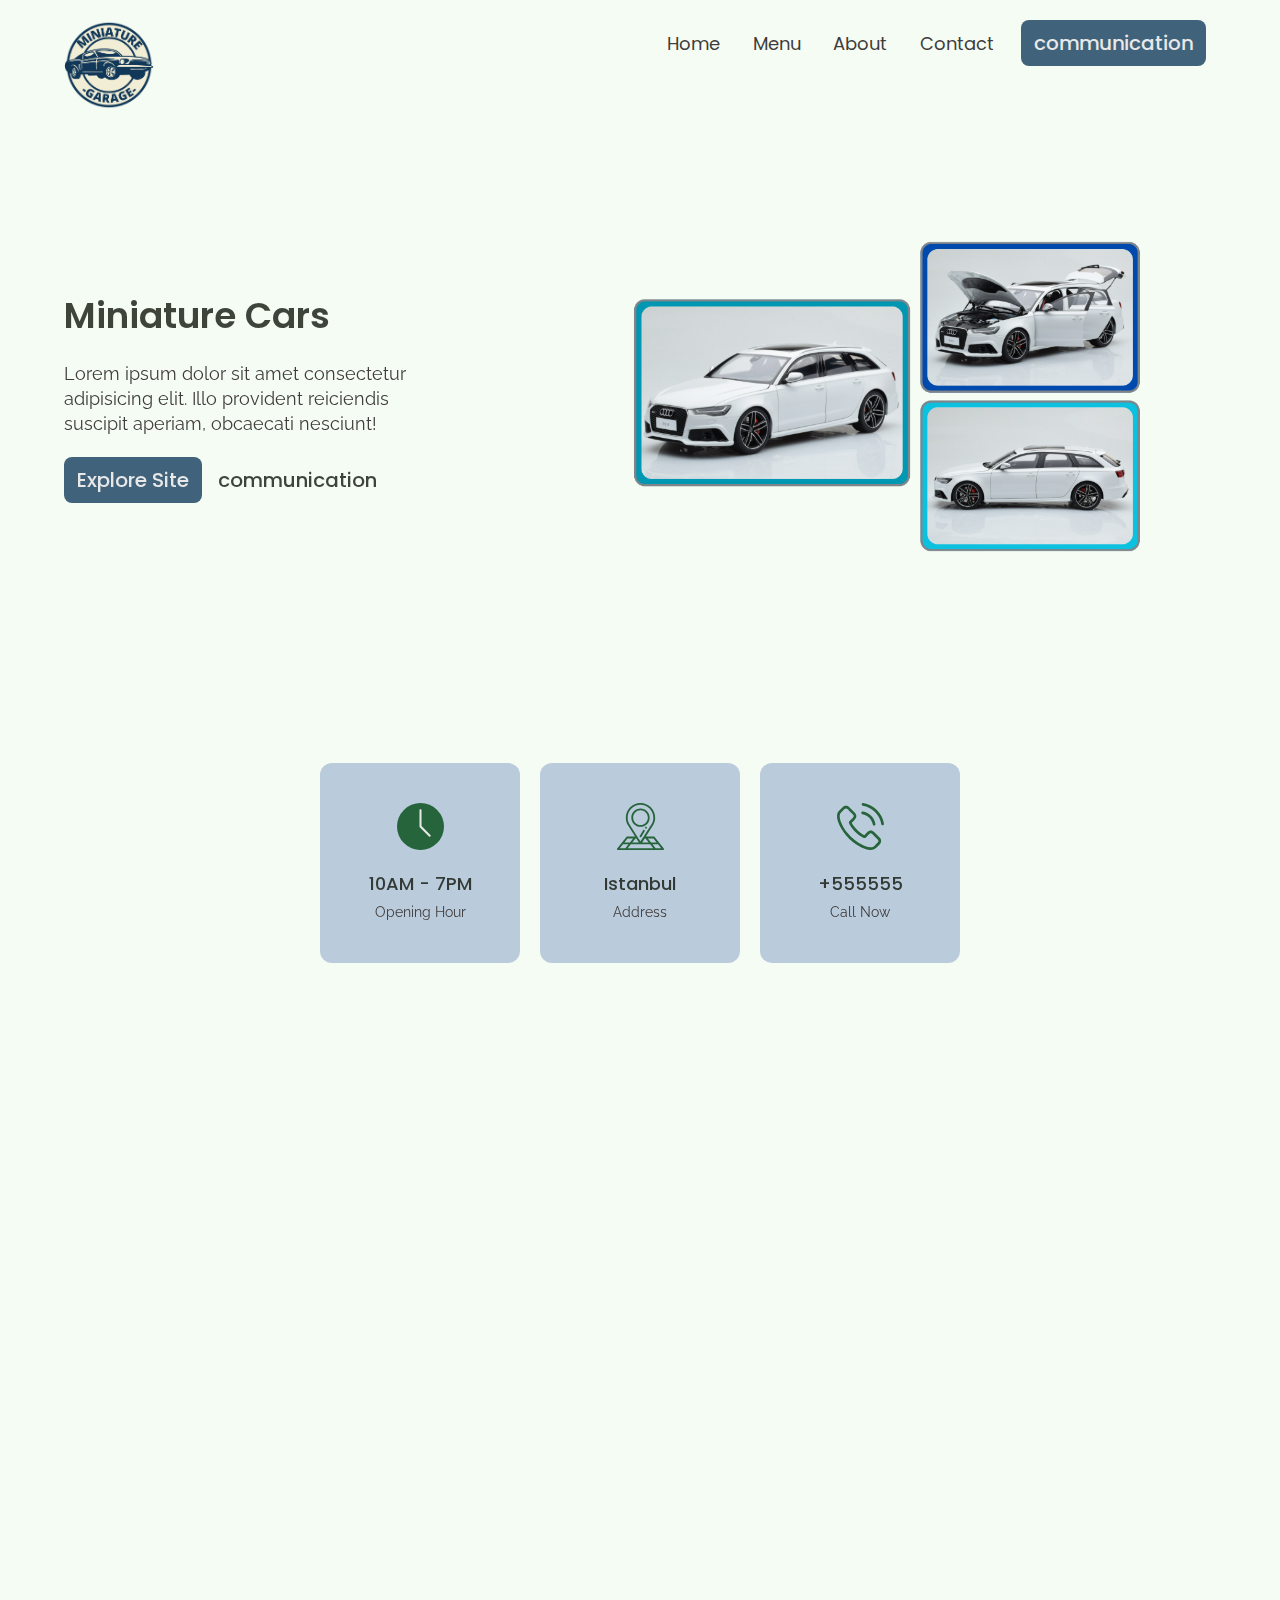
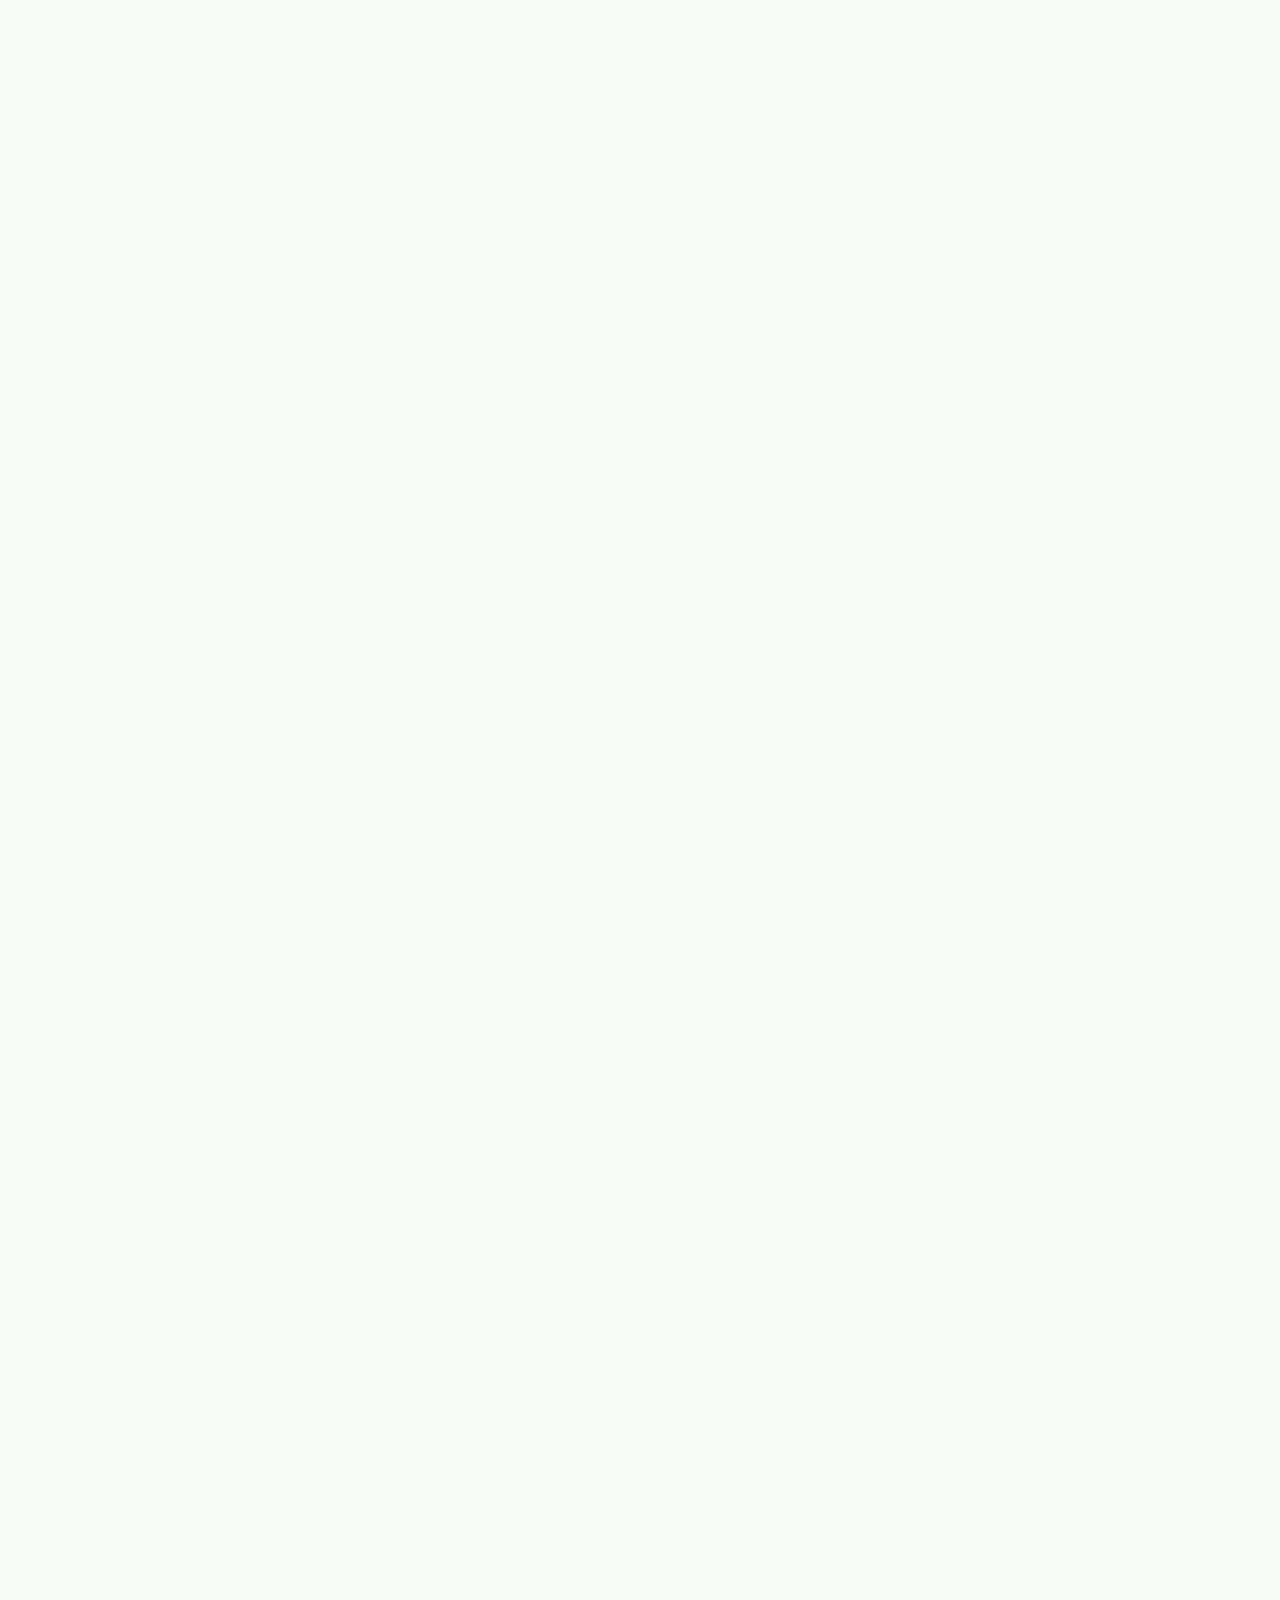
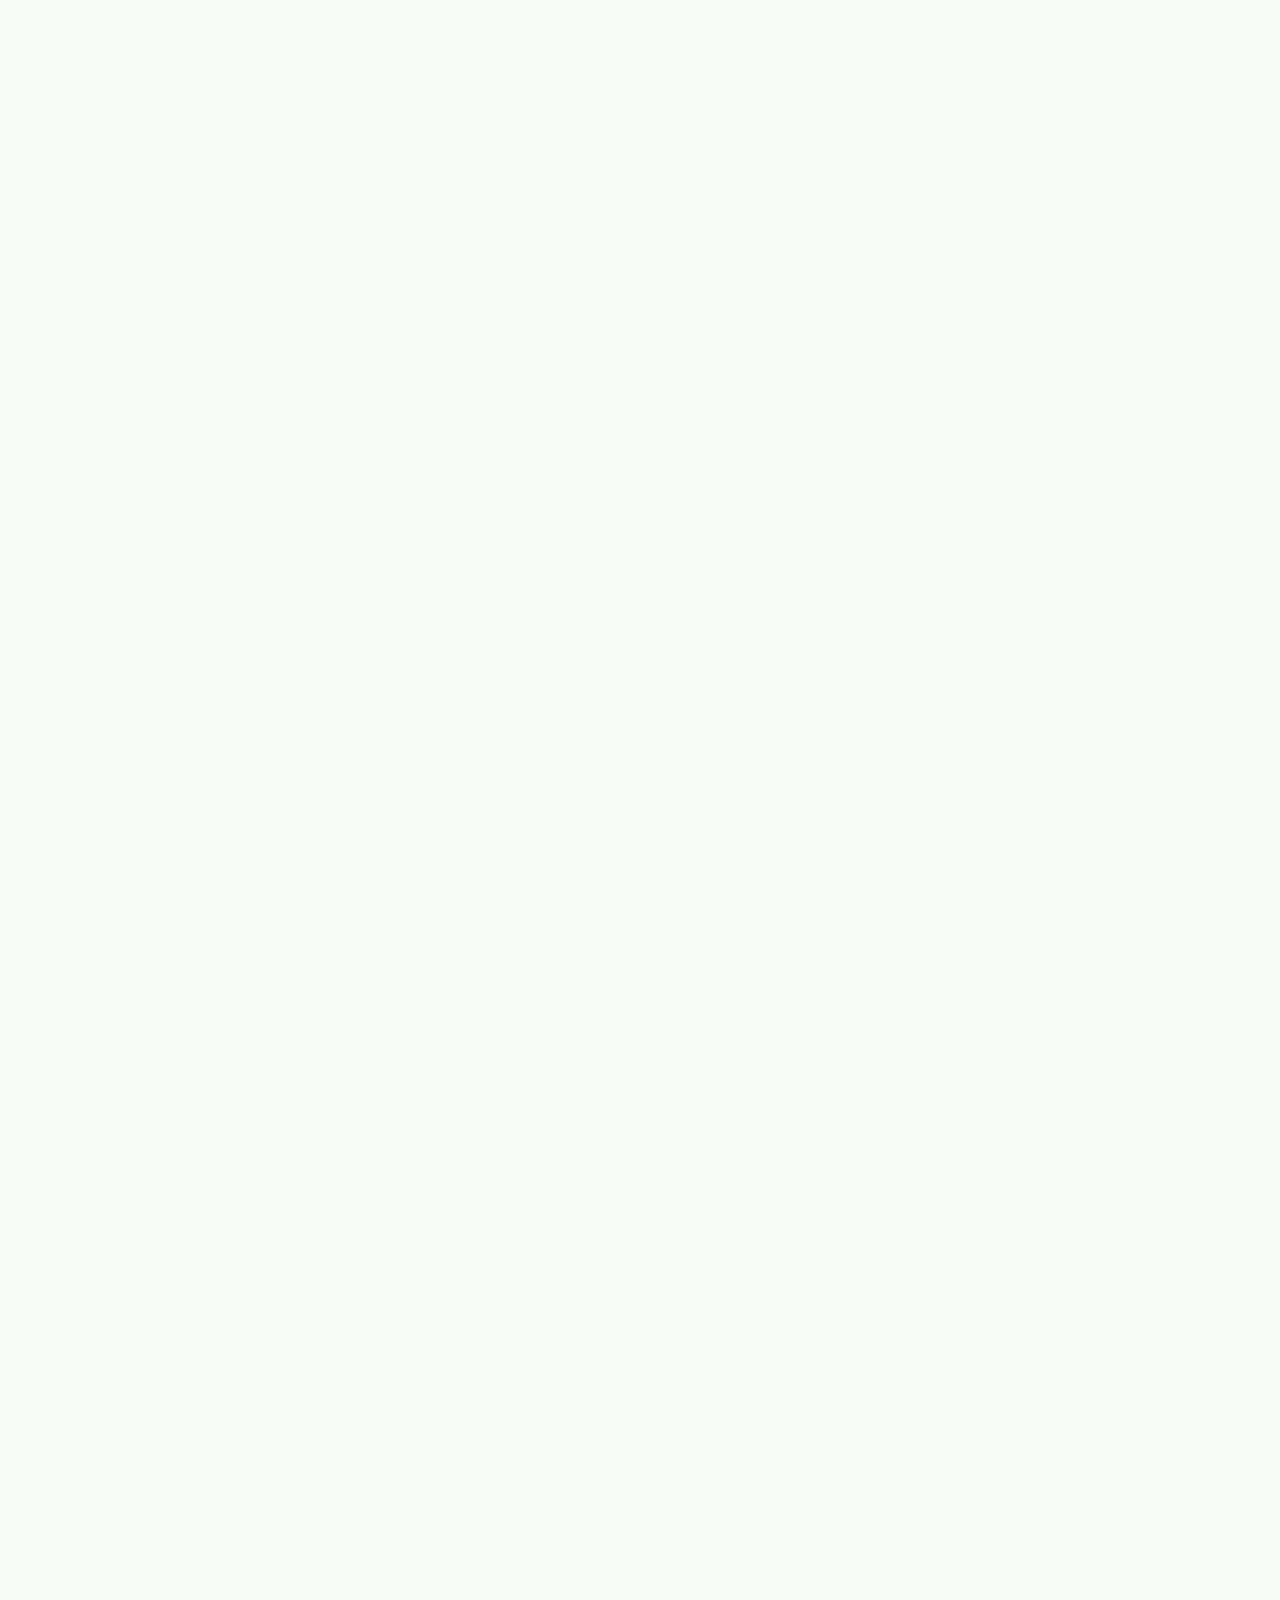
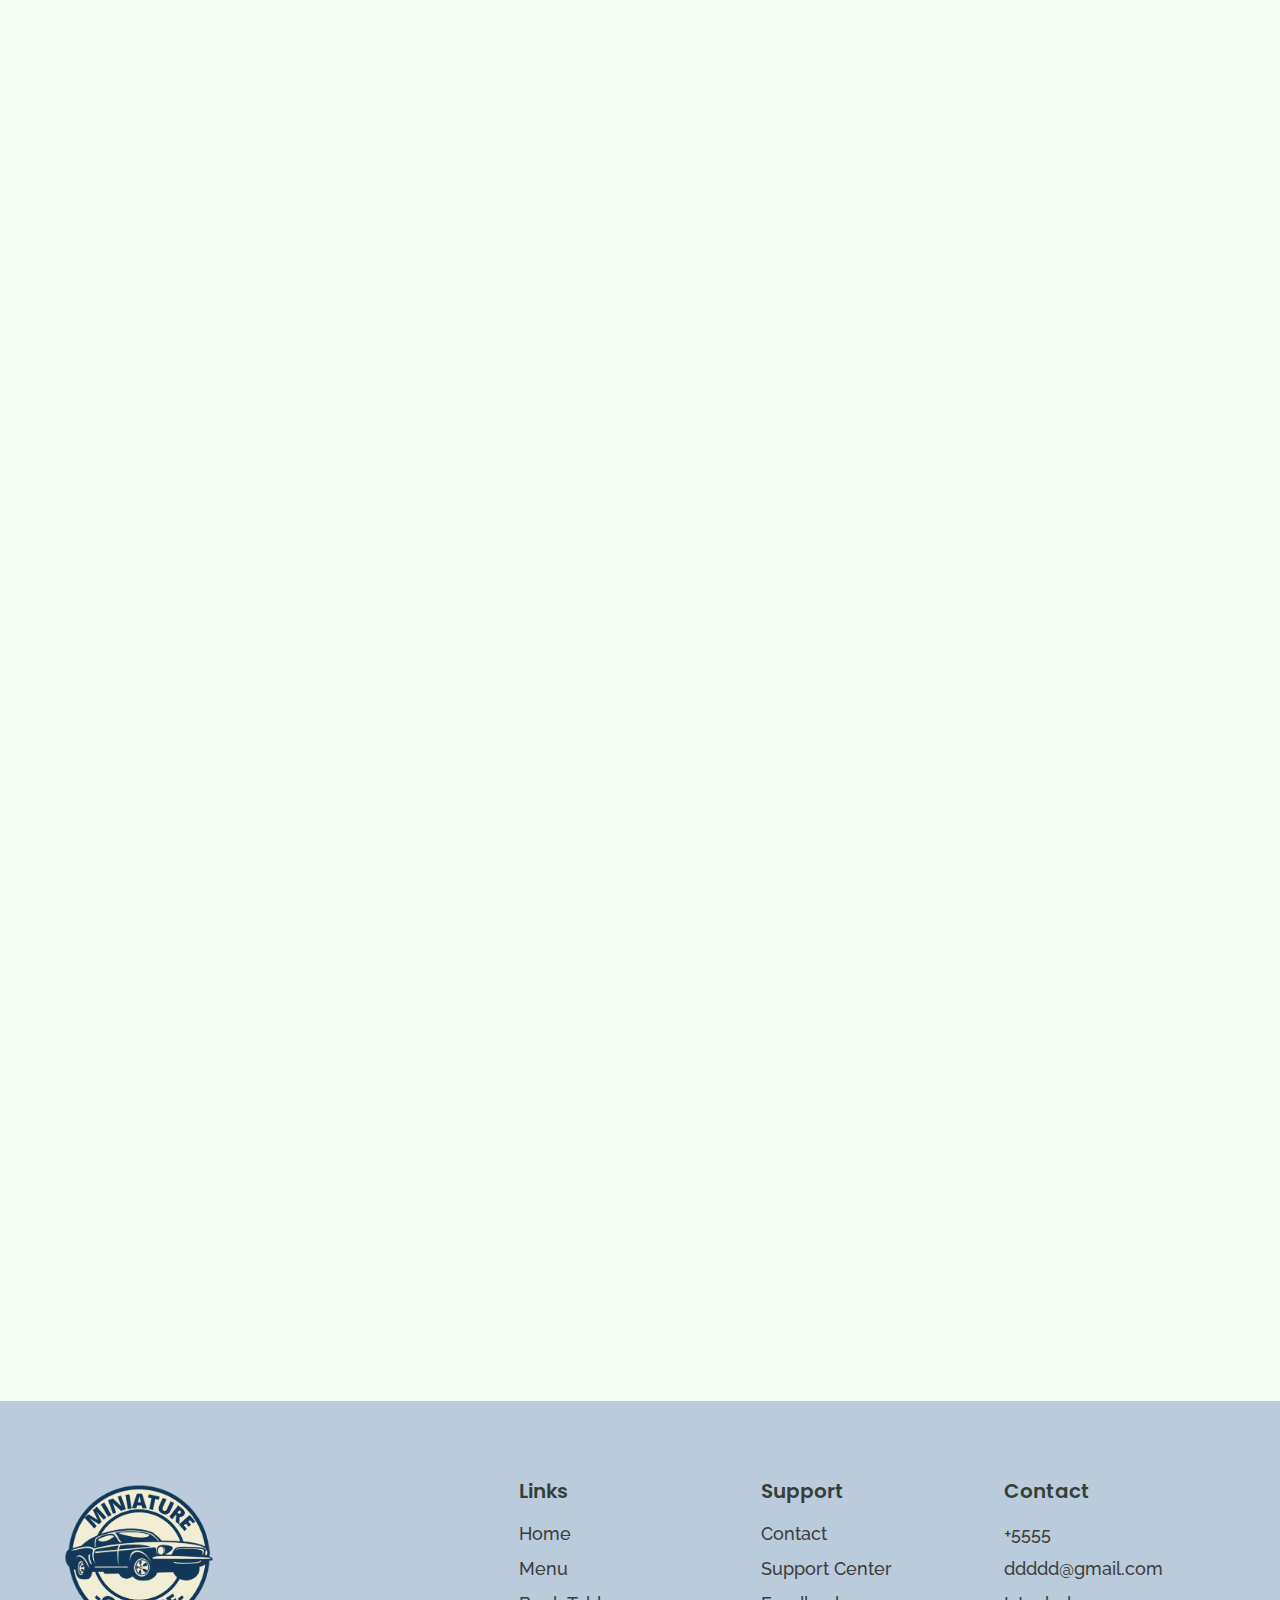
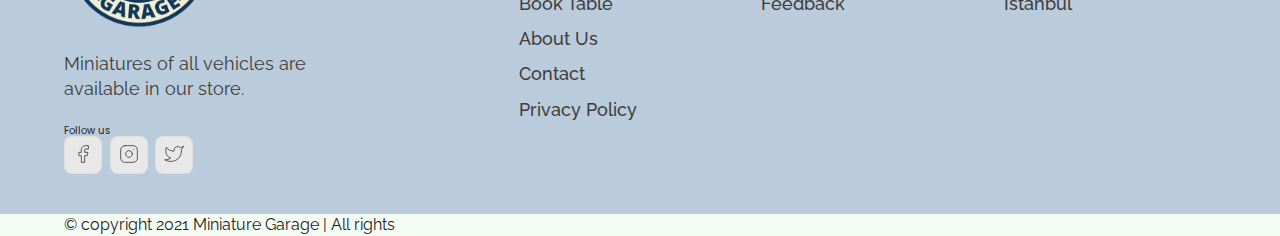
<file: index.html>
<!DOCTYPE html>
<html lang="en">
<head>
	<meta charset="UTF-8">
	<meta http-equiv="X-UA-Compatible" content="IE=edge">
	<meta name="viewport" content="width=device-width, initial-scale=1.0">
	<title>Home | Miniature Cars</title>
	<link rel="stylesheet" href="./reset.css">
	<link rel="stylesheet" href="./globalStyles.css">
	<link rel="stylesheet" href="./components.css">
	<!-- aos css -->
	<link rel="stylesheet" href="https://unpkg.com/aos@next/dist/aos.css" />
	<link rel="stylesheet" href="./home.css">

</head>
<body>
	<!-- Nav Section -->
	<div class="nav">
		<div class="container">
			<div class="nav__wrapper">
				<a href="./index.html" class="logo"><img src="./images2/logo.png" alt="Shaif's Cuisine"></a>
				<nav>
					<div class="nav__icon">
						<svg xmlns="http://www.w3.org/2000/svg" width="24" height="24" viewBox="0 0 24 24" fill="none" stroke="currentColor" stroke-width="2" stroke-linecap="round" stroke-linejoin="round" class="feather feather-menu"><line x1="3" y1="12" x2="21" y2="12"/><line x1="3" y1="6" x2="21" y2="6"/><line x1="3" y1="18" x2="21" y2="18"/>
						</svg>
					</div>
					<div class="nav__bgOverlay "></div>
					<ul class="nav__list">
						<div class="nav__close">
							<svg xmlns="http://www.w3.org/2000/svg" width="24" height="24" viewBox="0 0 24 24" fill="none" stroke="currentColor" stroke-width="2" stroke-linecap="round" stroke-linejoin="round" class="feather feather-x"><line x1="18" y1="6" x2="6" y2="18"/><line x1="6" y1="6" x2="18" y2="18"/></svg>
						</div>
						<div class="nav__list__wrapper">
							<li><a href="./index.html" class="nav__link">Home</a></li>
							<li><a href="./menu.html" class="nav__link">Menu</a></li>
							<li><a href="./about.html" class="nav__link">About</a></li>
							<li><a href="./contact.html" class="nav__link">Contact</a></li>
							<li><a href="./booking.html" class="btn primary-btn">communication</a></li>
						</div>
					</ul>
				</nav>
			</div>
		</div>
	</div>
	<!-- End Nav Section -->
	<!-- Hero Section -->
	<section id="hero">
		<div class="container">
			<div class="hero__wrapper">
				<div class="hero__left" data-aos="fade-left">
					<div class="hero__left__wrapper">
						<h1 class="hero__heading">
							Miniature Cars
						</h1>
						<p class="hero__info">
							Lorem ipsum dolor sit amet consectetur adipisicing elit. Illo provident reiciendis suscipit aperiam, obcaecati nesciunt!
						</p>
						<div class="button__wrapper">
							<a href="./menu.html" class="btn primary-btn">Explore Site</a>
							<a href="./booking.html" class="btn">communication</a>
						</div>
					</div>
				</div>
				<div class="hero__right" data-aos="fade-right">
					<div class="hero__imgWrapper">
						<img src="./images2/ana.png" alt="food img">
					</div>
				</div>
			</div>
		</div>
	</section>
	<!-- End Hero Section -->
	<!-- Store Info Section -->
		<section id="storeInfo" data-aos="fade-up">
			<div class="container">
				<div class="storeInfo__wrapper">
					<div class="storeInfo__item">
						<div class="storeInfo__icon">
							<img src="./images/wall-clock-icon.svg" alt="icon">
						</div>
						<h3 class="storeInfo__title">	
							10AM - 7PM
						</h3>
						<p class="storeInfo__text">
							Opening Hour
						</p>
					</div>

					<div class="storeInfo__item">
						<div class="storeInfo__icon">
							<img src="./images/address-icon.svg" alt="icon">
						</div>
						<h3 class="storeInfo__title">	
							Istanbul
						</h3>
						<p class="storeInfo__text">
							Address
						</p>
					</div>

					<div class="storeInfo__item">
						<div class="storeInfo__icon">
							<img src="./images/phone-icon.svg" alt="icon">
						</div>
						<h3 class="storeInfo__title">	
							+555555
						</h3>
						<p class="storeInfo__text">
							Call Now
						</p>
					</div>
				</div>
			</div>
		</section>
	<!-- End Store Info Section -->
		<!-- Our Specials Section -->
		<section id="ourSpecials" data-aos="fade-up">
			<div class="container">
				<div class="ourSpecials__wrapper">
					<div class="ourSpecials__left">
						<div class="ourSpecials__item">
							<div class="ourSpecials__item__img">
								<img src="./images2/img4.png" alt="food img">
							</div>
							<h2 class="ourSpecials__item__title">FORD Shelby GT500</h2>
							<h3 class="ourSpecials__item__price">
								$18
							</h3>
							<div class="ourSpecials__item__stars">
								<img src="./images/3star.png" alt="3 stars">
							</div>
							<p class="ourSpecials__item__text">
								Lorem ipsum dolor sit amet, consectetur adipisicing elit. Totam culpa voluptatem iste porro atque, ipsam reiciendis quam nihil explicabo iusto dolores, debitis mollitia vel? Doloremque aut maiores neque sed tenetur!
							</p>
						</div>

						<div class="ourSpecials__item">
							<div class="ourSpecials__item__img">
								<img src="./images2/img5.png" alt="food img">
							</div>
							<h2 class="ourSpecials__item__title">DODGE Challenger</h2>
							<h3 class="ourSpecials__item__price">
								$18
							</h3>
							<div class="ourSpecials__item__stars">
								<img src="./images/3star.png" alt="3stars">
							</div>
							<p class="ourSpecials__item__text">
								Lorem ipsum dolor sit amet, consectetur adipisicing elit. Totam culpa voluptatem iste porro atque, ipsam reiciendis quam nihil explicabo iusto dolores, debitis mollitia vel? Doloremque aut maiores neque sed tenetur!
							</p>
						</div>
					</div>
					<div class="ourSpecials__right">
						<h2 class="ourSpecials__title">Miniature Cars</h2>
						<p class="ourSpecials__text">
Lorem ipsum dolor sit amet consectetur adipisicing elit. Magnam officia fugit recusandae qui corrupti! Molestias dolor ipsa sed. Doloremque enim ducimus optio ad, ea ut. Harum amet praesentium eum fuga!
						</p>
						<a href="./booking.html" class="btn primary-btn">communication</a>
					</div>
				</div>
			</div>
		</section>
		<!-- End Our Specials Section -->
		<!-- Top Dishes -->
		<section id="dishGrid" data-aos="fade-up">
			<div class="container">
				<h2 class="dishGrid__title">
					Top Cars
				</h2>
				<div class="dishGrid__wrapper">
					<div class="dishGrid__item">
						<div class="dishGrid__item__img">
							<img src="./images2/img8.png" alt="food img">
						</div>
						<div class="dishGrid__item__info">
							<h3 class="dishGrid__item__title">
								BUGATTI Atlantic TYPE 57
							</h3>
							<h3 class="dishGrid__item__price">$13</h3>
							<div class="dishGrid__item__stars">
								<img src="./images/3star.png" alt="3	stars">
							</div>
						</div>
					</div>

					<div class="dishGrid__item">
						<div class="dishGrid__item__img">
							<img src="./images2/img6.png" alt="food img">
						</div>
						<div class="dishGrid__item__info">
							<h3 class="dishGrid__item__title">
								AUSTIN Healey Sprinte
							</h3>
							<h3 class="dishGrid__item__price">$13</h3>
							<div class="dishGrid__item__stars">
								<img src="./images/3star.png" alt="3	stars">
							</div>
						</div>
					</div>

					<div class="dishGrid__item">
						<div class="dishGrid__item__img">
							<img src="./images2/img4.png" alt="food img">
						</div>
						<div class="dishGrid__item__info">
							<h3 class="dishGrid__item__title">
								FORD Shelby GT500
							</h3>
							<h3 class="dishGrid__item__price">$13</h3>
							<div class="dishGrid__item__stars">
								<img src="./images/3star.png" alt="3	stars">
							</div>
						</div>
					</div>
				</div>
			</div>
		</section>
		<!-- End Top Dishes -->
		<!-- Discount section -->
		<section id="discount" data-aos="fade-up">
			<div class="container">
				<div class="discount__wrapper">
					<div class="discount__images">
						<div class="discount__img1">
							<img src="./images2/tide.png" alt="food img">
						</div>
						<div class="discount__img2">
							<img src="./images2/tide2.png" alt="food img">
						</div>
						<div class="discount__img3">
							<img src="./images2/tide3.png" alt="food img">
						</div>
					</div>
					<div class="discount__info">
						<h3 class="discount__text">20% OFF</h3>
						<h3 class="discount__title">discount cars</h3>
						<h3 class="discount__price">
							<span class="discount__oldPrice">$45</span>
							<span class="discount__newPrice">$35</span>
						</h3>
						<div class="discount__stars">
							<img src="./images/3star.png" alt="3 stars">
						</div>
						<a href="./booking.html" class="btn primary-btn">communication</a>
					</div>
				</div>
			</div>
		</section>
		<!-- End Discount section -->
		<!-- Events Media section -->
		<section id="eventsMedia" data-aos="fade-up">
			<div class="container">
				<div class="eventsMedia__wrapper">
					<div class="eventsMedia__1">
						<img src="./images2/gif.gif" alt="events">
						<!--<a href="#" class="eventsMedia__1__playButton">
							<img src="./images/playIcon.svg" alt="play button">
						</a>-->
					</div>
					<div class="eventsMedia__2">
						<img src="./images2/img11.png" alt="events">
					</div>
				</div>
			</div>
		</section>
		<!-- End Event Media section -->
		<!-- Events Info section -->
		<section id="eventsInfo" data-aos="fade-up">
			<div class="container">
				<div class="eventsInfo__wrapper">
					<div class="eventsInfo__left">
						<div class="eventsInfo__item">
							<div class="eventsInfo__item__img">
								<img src="./images2/img4.png" alt="events">
							</div>
							<div class="eventsInfo__item__info">
								<h2 class="eventsInfo__item__title">
									Miniature Cars
								</h2>
								<p class="eventsInfo__item__text">
									Lorem ipsum dolor sit amet consectetur adipisicing elit. Distinctio fuga consectetur iure labore recusandae aut ex ab modi totam, facere, quam suscipit officia enim dolorem.
								</p>
							</div>
						</div>
						<div class="eventsInfo__item">
							<div class="eventsInfo__item__img">
								<img src="./images2/img2.png" alt="events">
							</div>
							<div class="eventsInfo__item__info">
								<h2 class="eventsInfo__item__title">
									Miniature Cars
								</h2>
								<p class="eventsInfo__item__text">
									Lorem ipsum dolor sit amet consectetur adipisicing elit. Distinctio fuga consectetur iure labore recusandae aut ex ab modi totam, facere, quam suscipit officia enim dolorem.
								</p>
							</div>
						</div>
					</div>
					<div class="eventsInfo__right">
						<h2 class="eventsInfo__title">
							Miniature Cars
						</h2>
						<p class="eventsInfo__text">
							Lorem ipsum, dolor sit amet consectetur adipisicing elit. Excepturi eveniet ex repellat porro dolor nam magnam ratione magni perferendis mollitia quibusdam nihil saepe, ullam similique labore praesentium nemo autem harum!
						</p>
						<a href="./contact.html" class="btn primary-btn">Contact Now</a>
					</div>
				</div>
			</div>
		</section>
		<!-- End Events Info section -->
		<!-- Why us section -->
			<section id="whyUs">
				<div class="container">
					<div class="whyUs__wrapper">
						<div class="whyUs__left" data-aos="fade-right ">
							<h2 class="whyUs__title">
								Miniature Cars
							</h2>
							<p class="whyUs__text">
								Lorem ipsum dolor sit amet consectetur adipisicing elit. Nobis eum dolorum neque, sapiente non magni labore? Architecto, aliquid non aperiam optio laborum quam voluptatem ut. Totam nemo repudiandae laudantium deserunt!
							</p>
						</div>
						<div class="whyUs__right" data-aos="fade-left">
							<div class="whyUs__items_wrapper">
								<div class="whyUs__item">
									<div class="whyUs__item__icon">
										<img src="./images2/ab.png" alt="quality food">
									</div>
									<p class="whyUs__item__text">Miniature Garage</p>
								</div>

								<div class="whyUs__item">
									<div class="whyUs__item__icon">
										<img src="./images2/abc.png" alt="Classical taste">
									</div>
									<p class="whyUs__item__text">Miniature Garage</p>
								</div>

								<div class="whyUs__item">
									<div class="whyUs__item__icon">
										<img src="./images2/abcd.png" alt="Skilled chef">
									</div>
									<p class="whyUs__item__text">Miniature Garage</p>
								</div>

								<div class="whyUs__item">
									<div class="whyUs__item__icon">
										<img src="./images2/ab2.png" alt="Best service">
									</div>
									<p class="whyUs__item__text">Miniature Garage</p>
								</div>
							</div> 
						</div>
					</div>
				</div>
			</section>
		<!-- End Why us section -->
		<!-- Testimonial Section -->
		<section id="testimonial" data-aos="fade-up">
			<div class="container">
				<div class="testimonial__wrapper">
					<h2 class="testimonial__title">
						What our customers say
					</h2>
					<div class="testimonial__items__wrapper">
						<div class="testimonial__item">
							<div class="testimonial__item__img">
								<img src="./images2/profile.png" alt="sayed ahmed">
							</div>
							<div class="testimonial__item__info">
								<h3 class="testimonial__item__name">
									Customer
								</h3>
								<div class="testimonial__item__stars">
									<img src="./images/3star.png" alt="stars">
								</div>
								<p class="testimonial__item__text">
									Lorem ipsum dolor sit amet consectetur adipisicing elit. Commodi fugit officia reprehenderit praesentium vero odit ea aut, accusantium repellendus architecto ipsum voluptatem amet numquam quasi fuga doloribus. Ipsa, omnis tenetur!
								</p>
							</div>
						</div>

						<div class="testimonial__item">
							<div class="testimonial__item__img">
								<img src="./images2/profile.png" alt="sayed ahmed">
							</div>
							<div class="testimonial__item__info">
								<h3 class="testimonial__item__name">
									Customer
								</h3>
								<div class="testimonial__item__stars">
									<img src="./images/3star.png" alt="stars">
								</div>
								<p class="testimonial__item__text">
									Lorem ipsum dolor sit amet consectetur adipisicing elit. Commodi fugit officia reprehenderit praesentium vero odit ea aut, accusantium repellendus architecto ipsum voluptatem amet numquam quasi fuga doloribus. Ipsa, omnis tenetur!
								</p>
							</div>
						</div>

						<div class="testimonial__item">
							<div class="testimonial__item__img">
								<img src="./images2/profile.png" alt="sayed ahmed">
							</div>
							<div class="testimonial__item__info">
								<h3 class="testimonial__item__name">
									Customer
								</h3>
								<div class="testimonial__item__stars">
									<img src="./images/3star.png" alt="stars">
								</div>
								<p class="testimonial__item__text">
									Lorem ipsum dolor sit amet consectetur adipisicing elit. Commodi fugit officia reprehenderit praesentium vero odit ea aut, accusantium repellendus architecto ipsum voluptatem amet numquam quasi fuga doloribus. Ipsa, omnis tenetur!
								</p>
							</div>
						</div>

						<div class="testimonial__item">
							<div class="testimonial__item__img">
								<img src="./images2/profile.png" alt="sayed ahmed">
							</div>
							<div class="testimonial__item__info">
								<h3 class="testimonial__item__name">
									Customer
								</h3>
								<div class="testimonial__item__stars">
									<img src="./images/3star.png" alt="stars">
								</div>
								<p class="testimonial__item__text">
									Lorem ipsum dolor sit amet consectetur adipisicing elit. Commodi fugit officia reprehenderit praesentium vero odit ea aut, accusantium repellendus architecto ipsum voluptatem amet numquam quasi fuga doloribus. Ipsa, omnis tenetur!
								</p>
							</div>
						</div>
					</div>
				</div>
			</div>
		</section>
		<!-- End Testimonial Section -->
		<!-- Newsletter section -->
		<section id="newsletter" data-aos="fade-up">
			<div class="container">
				<div class="newsletter__wrapper">
					<div class="newletter__info">
						<h3 class="newsletter__title">
							Join Newsletter
						</h3>
						<p class="newsletter__text">
							Lorem ipsum dolor sit, amet consectetur adipisicing elit. Consequatur.
						</p>
					</div>
					<div class="newsletter__form">
						<form>
							<label for="email">
								<input type="email" placeholder="Your Email Address">
							</label>
							<button type="submit">Join</button>
						</form>
					</div>
				</div>
			</div>
		</section>
		<!-- End Newsletter section -->
	<!-- Footer -->
	<footer>
	<div class="container">
		<div class="footer__wrapper">
			<div class="footer__col1">
				<div class="footer__logo">
					<img src="./images2/logo.png" alt="Shaif's cuisine">
				</div>
				<p class="footer__desc">
					Miniatures of all vehicles are available in our store.
				</p>
				<div class="footer__socials">
					<h4 class=".footer__socials__title">Follow us</h4>
					<ol>
						<li>
							<a href="">
								<svg xmlns="http://www.w3.org/2000/svg" width="24" height="24" viewBox="0 0 24 24" fill="none" stroke="currentColor" stroke-width="1" stroke-linecap="round" stroke-linejoin="round"><path d="M18 2h-3a5 5 0 0 0-5 5v3H7v4h3v8h4v-8h3l1-4h-4V7a1 1 0 0 1 1-1h3z"/></svg>
							</a>
						</li>
						<li>
							<a href="">
								<svg xmlns="http://www.w3.org/2000/svg" width="24" height="24" viewBox="0 0 24 24" fill="none" stroke="currentColor" stroke-width="1" stroke-linecap="round" stroke-linejoin="round"><rect x="2" y="2" width="20" height="20" rx="5" ry="5"/><path d="M16 11.37A4 4 0 1 1 12.63 8 4 4 0 0 1 16 11.37z"/><line x1="17.5" y1="6.5" x2="17.51" y2="6.5"/></svg>
							</a>
						</li>
						<li>
							<a href="">
								<svg xmlns="http://www.w3.org/2000/svg" width="24" height="24" viewBox="0 0 24 24" fill="none" stroke="currentColor" stroke-width="1" stroke-linecap="round" stroke-linejoin="round"><path d="M23 3a10.9 10.9 0 0 1-3.14 1.53 4.48 4.48 0 0 0-7.86 3v1A10.66 10.66 0 0 1 3 4s-4 9 5 13a11.64 11.64 0 0 1-7 2c9 5 20 0 20-11.5a4.5 4.5 0 0 0-.08-.83A7.72 7.72 0 0 0 23 3z"/></svg>
							</a>
						</li>
					</ol>
				</div>
			</div>
			<div class="footer__col2">
				<h3 class="footer__text__title">
					Links
				</h3>
				<ol class="footer__text">
					<li>
						<a href="./index.html">
							Home
						</a>
					</li>
					<li>
						<a href="./menu.html">
							Menu
						</a>
					</li>
					<li>
						<a href="./booking.html">
							Book Table
						</a>
					</li>
					<li>
						<a href="./about.html">
							About Us
						</a>
					</li>
					<li>
						<a href="./contact.html">
							Contact
						</a>
					</li>
					<li>
						<a href="./index.html">
							Privacy Policy
						</a>
					</li>
				</ol>
			</div>

			<div class="footer__col3">
				<h3 class="footer__text__title">
					Support
				</h3>
				<ol class="footer__text">
					<li>
						<a href="./index.html">
							Contact
						</a>
					</li>
					<li>
						<a href="#">
							Support Center
						</a>
					</li>
					<li>
						<a href="#">
							Feedback
						</a>
					</li>
				</ol>
			</div>

			<div class="footer__col4">
				<h3 class="footer__text__title">
					Contact
				</h3>
				<ol class="footer__text">
					<li>
						<a href="+5555">
							+5555
						</a>
					</li>
					<li>
						<a href="ddddd@gmail.com">
							ddddd@gmail.com
						</a>
					</li>
					<li>
						<a href="#">
							Istanbul
						</a>
					</li>
				</ol>
			</div>

		</div>
	</div>
</footer>
<div class="copyright">
	<div class="container">
		<p class="copyright__text">
			&copy; copyright 2021 Miniature Garage | All rights
		</p>
	</div>
</div>
	<!-- End Footer -->

	<!-- aos script -->
	<script src="https://unpkg.com/aos@next/dist/aos.js"></script>
	<!-- custom script -->
	<script src="./main.js"></script>
</body>
</html>
</file>
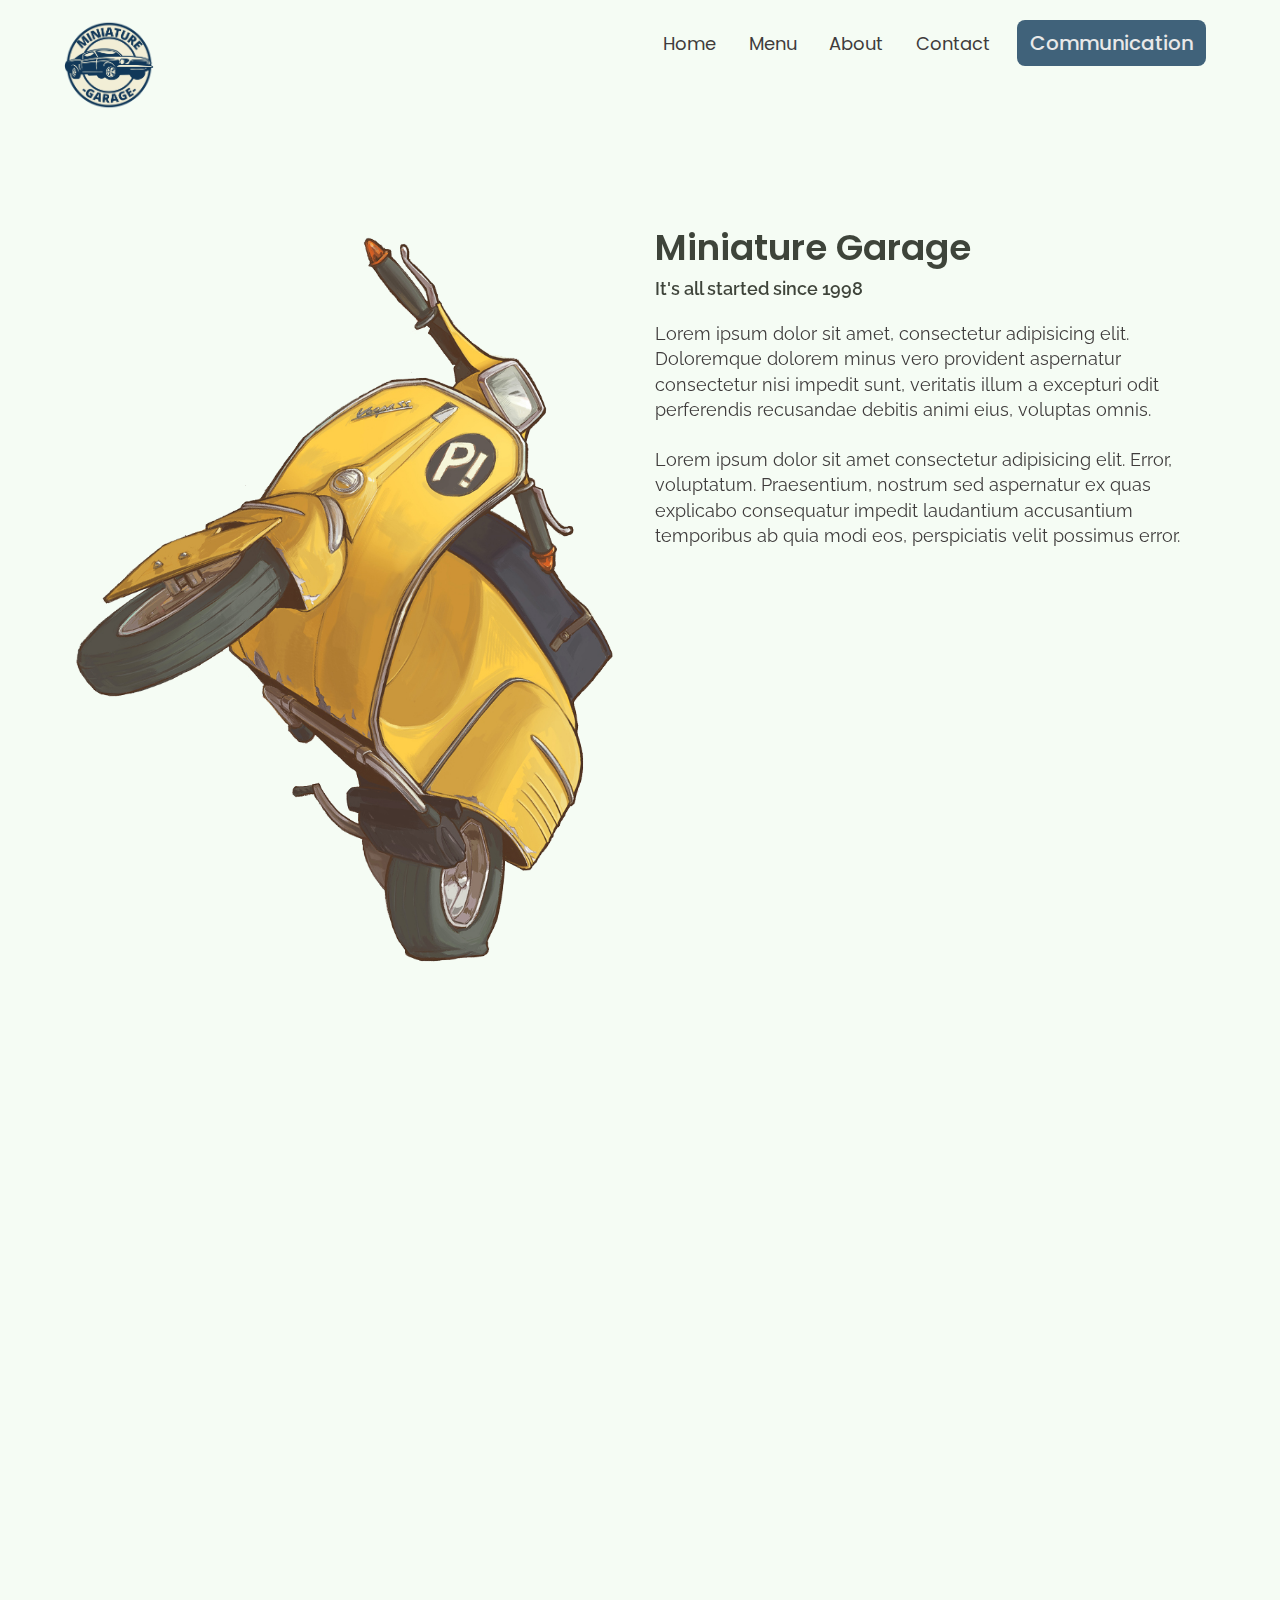
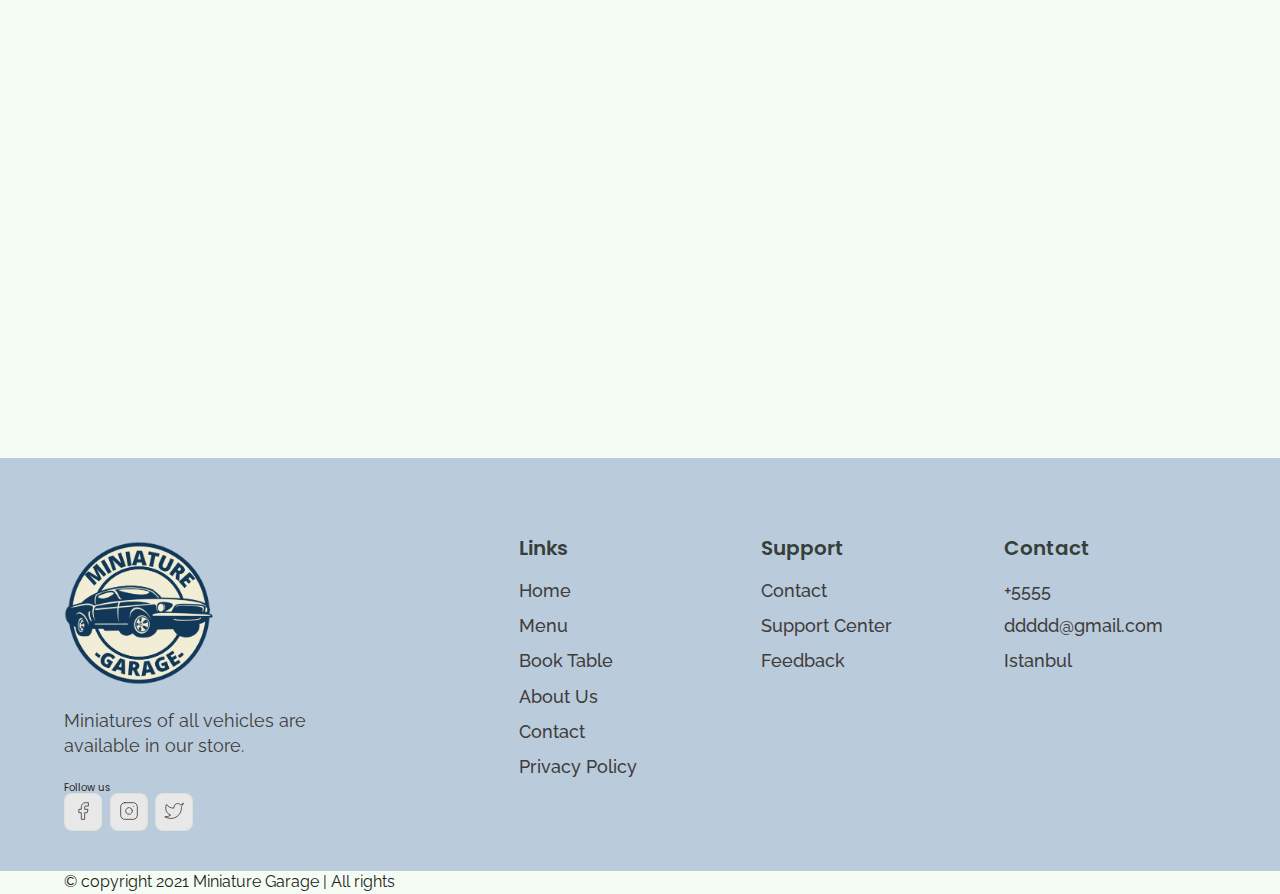
<file: about.html>
<!DOCTYPE html>
<html lang="en">
<head>
	<meta charset="UTF-8">
	<meta http-equiv="X-UA-Compatible" content="IE=edge">
	<meta name="viewport" content="width=device-width, initial-scale=1.0">
	<title>About | Miniature Cars</title>
	<link rel="stylesheet" href="./reset.css">
	<link rel="stylesheet" href="./globalStyles.css">
	<link rel="stylesheet" href="./components.css">
	<link rel="stylesheet" href="./about.css">
	<!-- aos css -->
	<link rel="stylesheet" href="https://unpkg.com/aos@next/dist/aos.css" />

</head>
<body>
	<!-- Nav Section -->
	<div class="nav">
		<div class="container">
			<div class="nav__wrapper">
				<a href="./index.html" class="logo"><img src="./images2/logo.png" alt="Shaif's Cuisine"></a>
				<nav>
					<div class="nav__icon">
						<svg xmlns="http://www.w3.org/2000/svg" width="24" height="24" viewBox="0 0 24 24" fill="none" stroke="currentColor" stroke-width="2" stroke-linecap="round" stroke-linejoin="round"><line x1="3" y1="12" x2="21" y2="12"/><line x1="3" y1="6" x2="21" y2="6"/><line x1="3" y1="18" x2="21" y2="18"/>
						</svg>
					</div>
					<div class="nav__bgOverlay "></div>
					<ul class="nav__list ">
						<div class="nav__close">
							<svg xmlns="http://www.w3.org/2000/svg" width="24" height="24" viewBox="0 0 24 24" fill="none" stroke="currentColor" stroke-width="2" stroke-linecap="round" stroke-linejoin="round"><line x1="18" y1="6" x2="6" y2="18"/><line x1="6" y1="6" x2="18" y2="18"/></svg>
						</div>
						<div class="nav__list__wrapper">
							<li><a href="./index.html" class="nav__link">Home</a></li>
							<li><a href="./menu.html" class="nav__link">Menu</a></li>
							<li><a href="./about.html" class="nav__link">About</a></li>
							<li><a href="./contact.html" class="nav__link">Contact</a></li>
							<li><a href="./booking.html" class="btn primary-btn">Communication</a></li>
						</div>
					</ul>
				</nav>
			</div>
		</div>
	</div>
	<!-- End Nav Section -->

	<!-- Our Story -->
	<section class="ourStory" data-aos="fade-up">
		<div class="container">
			<div class="ourStory__wrapper">
				<div class="ourStory__img">
					<img src="/images2/img11.png" alt="Shaif's">
				</div>
				<div class="ourStory__info">
					<h3 class="ourStory__title">
						Miniature Garage
					</h3>
					<p class="ourStory__subtitle">
						It's all started since 1998
					</p>
					<p class="ourStory__text">Lorem ipsum dolor sit amet, consectetur adipisicing elit. Doloremque dolorem minus vero provident aspernatur consectetur nisi impedit sunt, veritatis illum a excepturi odit perferendis recusandae debitis animi eius, voluptas omnis. <br><br> Lorem ipsum dolor sit amet consectetur adipisicing elit. Error, voluptatum. Praesentium, nostrum sed aspernatur ex quas explicabo consequatur impedit laudantium accusantium temporibus ab quia modi eos, perspiciatis velit possimus error.</p>
				</div>
			</div>
		</div>
	</section>
	<!-- End Our Story -->

	<!-- Our Goals -->

	<section id="ourGoals" data-aos="fade-down">
		<div class="container">
			<div class="ourGoals__info">
				<h3 class="ourGoals__title">
					Miniature
				</h3>
				<p class="ourGoals__text">
					Lorem ipsum dolor sit amet consectetur, adipisicing elit. Totam doloribus tempora quae maiores sit illum voluptas sunt. Dolorem doloremque perspiciatis ducimus pariatur, assumenda eos reiciendis iste cupiditate consequatur quo sed. Lorem ipsum dolor sit amet consectetur adipisicing elit. Rem, tempore dolorem. Sit accusamus qui dolorem perferendis culpa accusantium dolores animi molestias, natus molestiae maxime quo pariatur quasi cumque sint quidem!
				</p>
			</div>
			<div class="ourGoals__imgs__wrapper">
				<div class="ourGoals__img1">
					<img src="./images2/img14.png" alt="img">
				</div>
				<div class="ourGoals__img2">
					<img src="./images2/img2.png" alt="img">
				</div>
				<div class="ourGoals__img3">
					<img src="./images2/img3.png" alt="img">
				</div>
			</div>
		</div>
	</section>

	<!-- End Our Goals -->

	<!-- Footer -->
	<footer>
	<div class="container">
		<div class="footer__wrapper">
			<div class="footer__col1">
				<div class="footer__logo">
					<img src="./images2/logo.png" alt="Shaif's cuisine">
				</div>
				<p class="footer__desc">
					Miniatures of all vehicles are available in our store.
				</p>
				<div class="footer__socials">
					<h4 class=".footer__socials__title">Follow us</h4>
					<ol>
						<li>
							<a href="">
								<svg xmlns="http://www.w3.org/2000/svg" width="24" height="24" viewBox="0 0 24 24" fill="none" stroke="currentColor" stroke-width="1" stroke-linecap="round" stroke-linejoin="round"><path d="M18 2h-3a5 5 0 0 0-5 5v3H7v4h3v8h4v-8h3l1-4h-4V7a1 1 0 0 1 1-1h3z"/></svg>
							</a>
						</li>
						<li>
							<a href="">
								<svg xmlns="http://www.w3.org/2000/svg" width="24" height="24" viewBox="0 0 24 24" fill="none" stroke="currentColor" stroke-width="1" stroke-linecap="round" stroke-linejoin="round"><rect x="2" y="2" width="20" height="20" rx="5" ry="5"/><path d="M16 11.37A4 4 0 1 1 12.63 8 4 4 0 0 1 16 11.37z"/><line x1="17.5" y1="6.5" x2="17.51" y2="6.5"/></svg>
							</a>
						</li>
						<li>
							<a href="">
								<svg xmlns="http://www.w3.org/2000/svg" width="24" height="24" viewBox="0 0 24 24" fill="none" stroke="currentColor" stroke-width="1" stroke-linecap="round" stroke-linejoin="round"><path d="M23 3a10.9 10.9 0 0 1-3.14 1.53 4.48 4.48 0 0 0-7.86 3v1A10.66 10.66 0 0 1 3 4s-4 9 5 13a11.64 11.64 0 0 1-7 2c9 5 20 0 20-11.5a4.5 4.5 0 0 0-.08-.83A7.72 7.72 0 0 0 23 3z"/></svg>
							</a>
						</li>
					</ol>
				</div>
			</div>
			<div class="footer__col2">
				<h3 class="footer__text__title">
					Links
				</h3>
				<ol class="footer__text">
					<li>
						<a href="./index.html">
							Home
						</a>
					</li>
					<li>
						<a href="./menu.html">
							Menu
						</a>
					</li>
					<li>
						<a href="./booking.html">
							Book Table
						</a>
					</li>
					<li>
						<a href="./about.html">
							About Us
						</a>
					</li>
					<li>
						<a href="./contact.html">
							Contact
						</a>
					</li>
					<li>
						<a href="./index.html">
							Privacy Policy
						</a>
					</li>
				</ol>
			</div>

			<div class="footer__col3">
				<h3 class="footer__text__title">
					Support
				</h3>
				<ol class="footer__text">
					<li>
						<a href="./index.html">
							Contact
						</a>
					</li>
					<li>
						<a href="#">
							Support Center
						</a>
					</li>
					<li>
						<a href="#">
							Feedback
						</a>
					</li>
				</ol>
			</div>

			<div class="footer__col4">
				<h3 class="footer__text__title">
					Contact
				</h3>
				<ol class="footer__text">
					<li>
						<a href="+5555">
							+5555
						</a>
					</li>
					<li>
						<a href="ddddd@gmail.com">
							ddddd@gmail.com
						</a>
					</li>
					<li>
						<a href="#">
							Istanbul
						</a>
					</li>
				</ol>
			</div>

		</div>
	</div>
</footer>
<div class="copyright">
	<div class="container">
		<p class="copyright__text">
			&copy; copyright 2021 Miniature Garage | All rights
		</p>
	</div>
</div>
	<!-- End Footer -->

	<!-- aos script -->
	<script src="https://unpkg.com/aos@next/dist/aos.js"></script>
	<!-- custom script -->
	<script src="./main.js"></script>
</body>
</html>
</file>
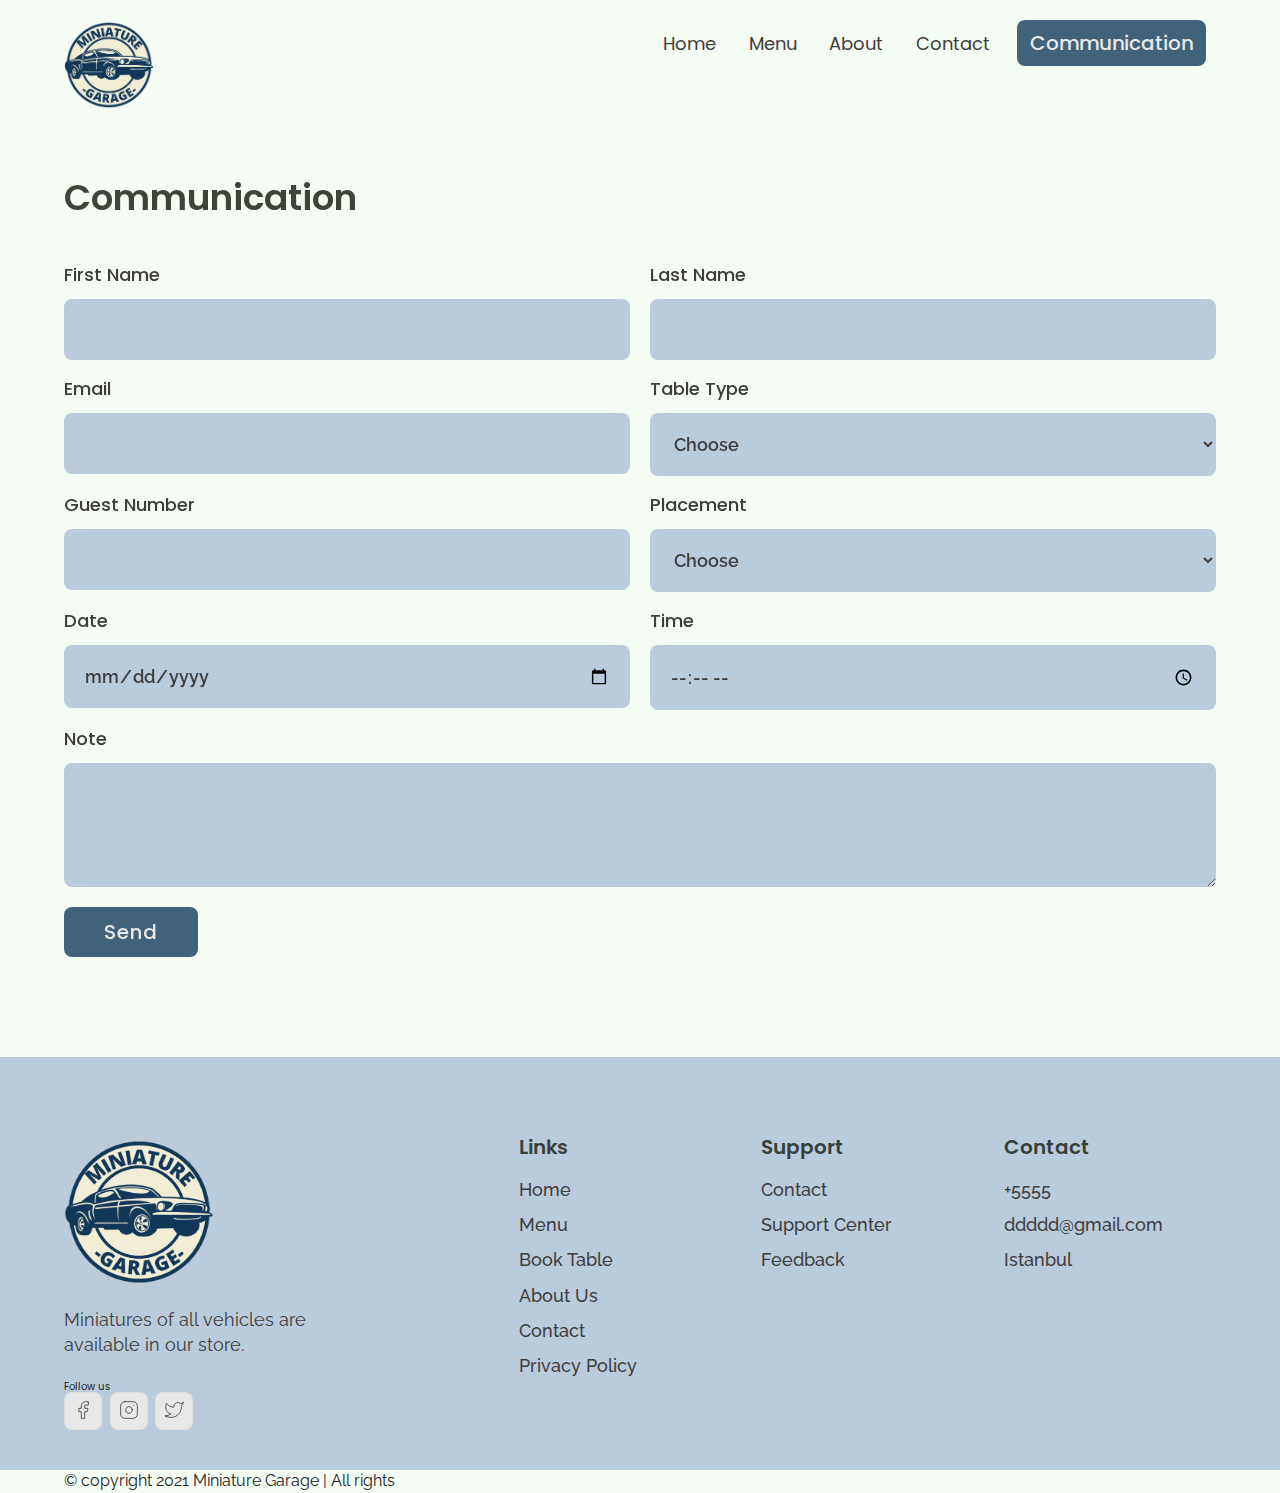
<file: booking.html>
<!DOCTYPE html>
<html lang="en">
<head>
	<meta charset="UTF-8">
	<meta http-equiv="X-UA-Compatible" content="IE=edge">
	<meta name="viewport" content="width=device-width, initial-scale=1.0">
	<title>Booking | Miniature Cars</title>
	<link rel="stylesheet" href="./reset.css">
	<link rel="stylesheet" href="./globalStyles.css">
	<link rel="stylesheet" href="./components.css">
	<!-- aos css -->
	<link rel="stylesheet" href="https://unpkg.com/aos@next/dist/aos.css" />

</head>
<body>
	<!-- Nav Section -->
	<div class="nav">
		<div class="container">
			<div class="nav__wrapper">
				<a href="./index.html" class="logo"><img src="./images2/logo.png" alt="Shaif's Cuisine"></a>
				<nav>
					<div class="nav__icon">
						<svg xmlns="http://www.w3.org/2000/svg" width="24" height="24" viewBox="0 0 24 24" fill="none" stroke="currentColor" stroke-width="2" stroke-linecap="round" stroke-linejoin="round"><line x1="3" y1="12" x2="21" y2="12"/><line x1="3" y1="6" x2="21" y2="6"/><line x1="3" y1="18" x2="21" y2="18"/>
						</svg>
					</div>
					<div class="nav__bgOverlay "></div>
					<ul class="nav__list ">
						<div class="nav__close">
							<svg xmlns="http://www.w3.org/2000/svg" width="24" height="24" viewBox="0 0 24 24" fill="none" stroke="currentColor" stroke-width="2" stroke-linecap="round" stroke-linejoin="round"><line x1="18" y1="6" x2="6" y2="18"/><line x1="6" y1="6" x2="18" y2="18"/></svg>
						</div>
						<div class="nav__list__wrapper">
							<li><a href="./index.html" class="nav__link">Home</a></li>
							<li><a href="./menu.html" class="nav__link">Menu</a></li>
							<li><a href="./about.html" class="nav__link">About</a></li>
							<li><a href="./contact.html" class="nav__link">Contact</a></li>
							<li><a href="./booking.html" class="btn primary-btn">Communication</a></li>
						</div>
					</ul>
				</nav>
			</div>
		</div>
	</div>
	<!-- End Nav Section -->
	<!-- Booking Section -->
	<section id="form" data-aos="fade-up">
		<div class="container">
			<h3 class="form__title">Communication</h3>
			<div class="form__wrapper">
				<form name="booking form" netlify>
					<div class="form__group">
						<label for="firstName">
							First Name
						</label>
						<input type="text" id="firstName" name="first_name" required>
					</div>

					<div class="form__group">
						<label for="lastName">
							Last Name
						</label>
						<input type="text" id="lastName" name="last_name" required>
					</div>

					<div class="form__group">
						<label for="email">
							Email
						</label>
						<input type="email" id="email" name="email" required>
					</div>

					<div class="form__group">
						<label for="tableType">
							Table Type
						</label>
						<select name="table_type" id="tableType" required>
							<option selected disabled>Choose</option>
							<option value="small">Small (2 persons)</option>
							<option value="medium">Medium (4 persons)</option>
							<option value="large">Large (6 persons)</option>
						</select>
					</div>

					<div class="form__group">
						<label for="guestNumber">Guest Number</label>
						<input type="number" id="guestNumber" name="guest_number" min="1" max="10" required>
					</div>

					<div class="form__group">
						<label for="placement">
							Placement
						</label>
						<select name="placement" id="placement" required>
							<option selected disabled>Choose</option>
							<option value="outdoor">Outdoor</option>
							<option value="indoor">Indoor</option>
							<option value="rooftop">Rooftop</option>
						</select>
					</div>
					<div class="form__group">
						<label for="date">Date</label>
						<input type="date" id="date" name="date" required>
					</div>
					<div class="form__group">
						<label for="time">Time</label>
						<input type="time" id="time" name="time" required>
					</div>

					<div class="form__group form__group__full">
						<label for="note">
							Note
						</label>
						<textarea name="note" id="note" rows="4" required></textarea>
					</div>

					<button type="submit" class="btn primary-btn">Send</button>

				</form>
			</div>
		</div>
	</section>
	<!-- End Booking Section -->
	<!-- Footer -->
	<footer>
	<div class="container">
		<div class="footer__wrapper">
			<div class="footer__col1">
				<div class="footer__logo">
					<img src="./images2/logo.png" alt="Shaif's cuisine">
				</div>
				<p class="footer__desc">
					Miniatures of all vehicles are available in our store.
				</p>
				<div class="footer__socials">
					<h4 class=".footer__socials__title">Follow us</h4>
					<ol>
						<li>
							<a href="">
								<svg xmlns="http://www.w3.org/2000/svg" width="24" height="24" viewBox="0 0 24 24" fill="none" stroke="currentColor" stroke-width="1" stroke-linecap="round" stroke-linejoin="round"><path d="M18 2h-3a5 5 0 0 0-5 5v3H7v4h3v8h4v-8h3l1-4h-4V7a1 1 0 0 1 1-1h3z"/></svg>
							</a>
						</li>
						<li>
							<a href="">
								<svg xmlns="http://www.w3.org/2000/svg" width="24" height="24" viewBox="0 0 24 24" fill="none" stroke="currentColor" stroke-width="1" stroke-linecap="round" stroke-linejoin="round"><rect x="2" y="2" width="20" height="20" rx="5" ry="5"/><path d="M16 11.37A4 4 0 1 1 12.63 8 4 4 0 0 1 16 11.37z"/><line x1="17.5" y1="6.5" x2="17.51" y2="6.5"/></svg>
							</a>
						</li>
						<li>
							<a href="">
								<svg xmlns="http://www.w3.org/2000/svg" width="24" height="24" viewBox="0 0 24 24" fill="none" stroke="currentColor" stroke-width="1" stroke-linecap="round" stroke-linejoin="round"><path d="M23 3a10.9 10.9 0 0 1-3.14 1.53 4.48 4.48 0 0 0-7.86 3v1A10.66 10.66 0 0 1 3 4s-4 9 5 13a11.64 11.64 0 0 1-7 2c9 5 20 0 20-11.5a4.5 4.5 0 0 0-.08-.83A7.72 7.72 0 0 0 23 3z"/></svg>
							</a>
						</li>
					</ol>
				</div>
			</div>
			<div class="footer__col2">
				<h3 class="footer__text__title">
					Links
				</h3>
				<ol class="footer__text">
					<li>
						<a href="./index.html">
							Home
						</a>
					</li>
					<li>
						<a href="./menu.html">
							Menu
						</a>
					</li>
					<li>
						<a href="./booking.html">
							Book Table
						</a>
					</li>
					<li>
						<a href="./about.html">
							About Us
						</a>
					</li>
					<li>
						<a href="./contact.html">
							Contact
						</a>
					</li>
					<li>
						<a href="./index.html">
							Privacy Policy
						</a>
					</li>
				</ol>
			</div>

			<div class="footer__col3">
				<h3 class="footer__text__title">
					Support
				</h3>
				<ol class="footer__text">
					<li>
						<a href="./index.html">
							Contact
						</a>
					</li>
					<li>
						<a href="#">
							Support Center
						</a>
					</li>
					<li>
						<a href="#">
							Feedback
						</a>
					</li>
				</ol>
			</div>

			<div class="footer__col4">
				<h3 class="footer__text__title">
					Contact
				</h3>
				<ol class="footer__text">
					<li>
						<a href="+5555">
							+5555
						</a>
					</li>
					<li>
						<a href="ddddd@gmail.com">
							ddddd@gmail.com
						</a>
					</li>
					<li>
						<a href="#">
							Istanbul
						</a>
					</li>
				</ol>
			</div>

		</div>
	</div>
</footer>
<div class="copyright">
	<div class="container">
		<p class="copyright__text">
			&copy; copyright 2021 Miniature Garage | All rights
		</p>
	</div>
</div>
	<!-- End Footer -->

	<!-- aos script -->
	<script src="https://unpkg.com/aos@next/dist/aos.js"></script>
	<!-- custom script -->
	<script src="./main.js"></script>
</body>
</html>
</file>
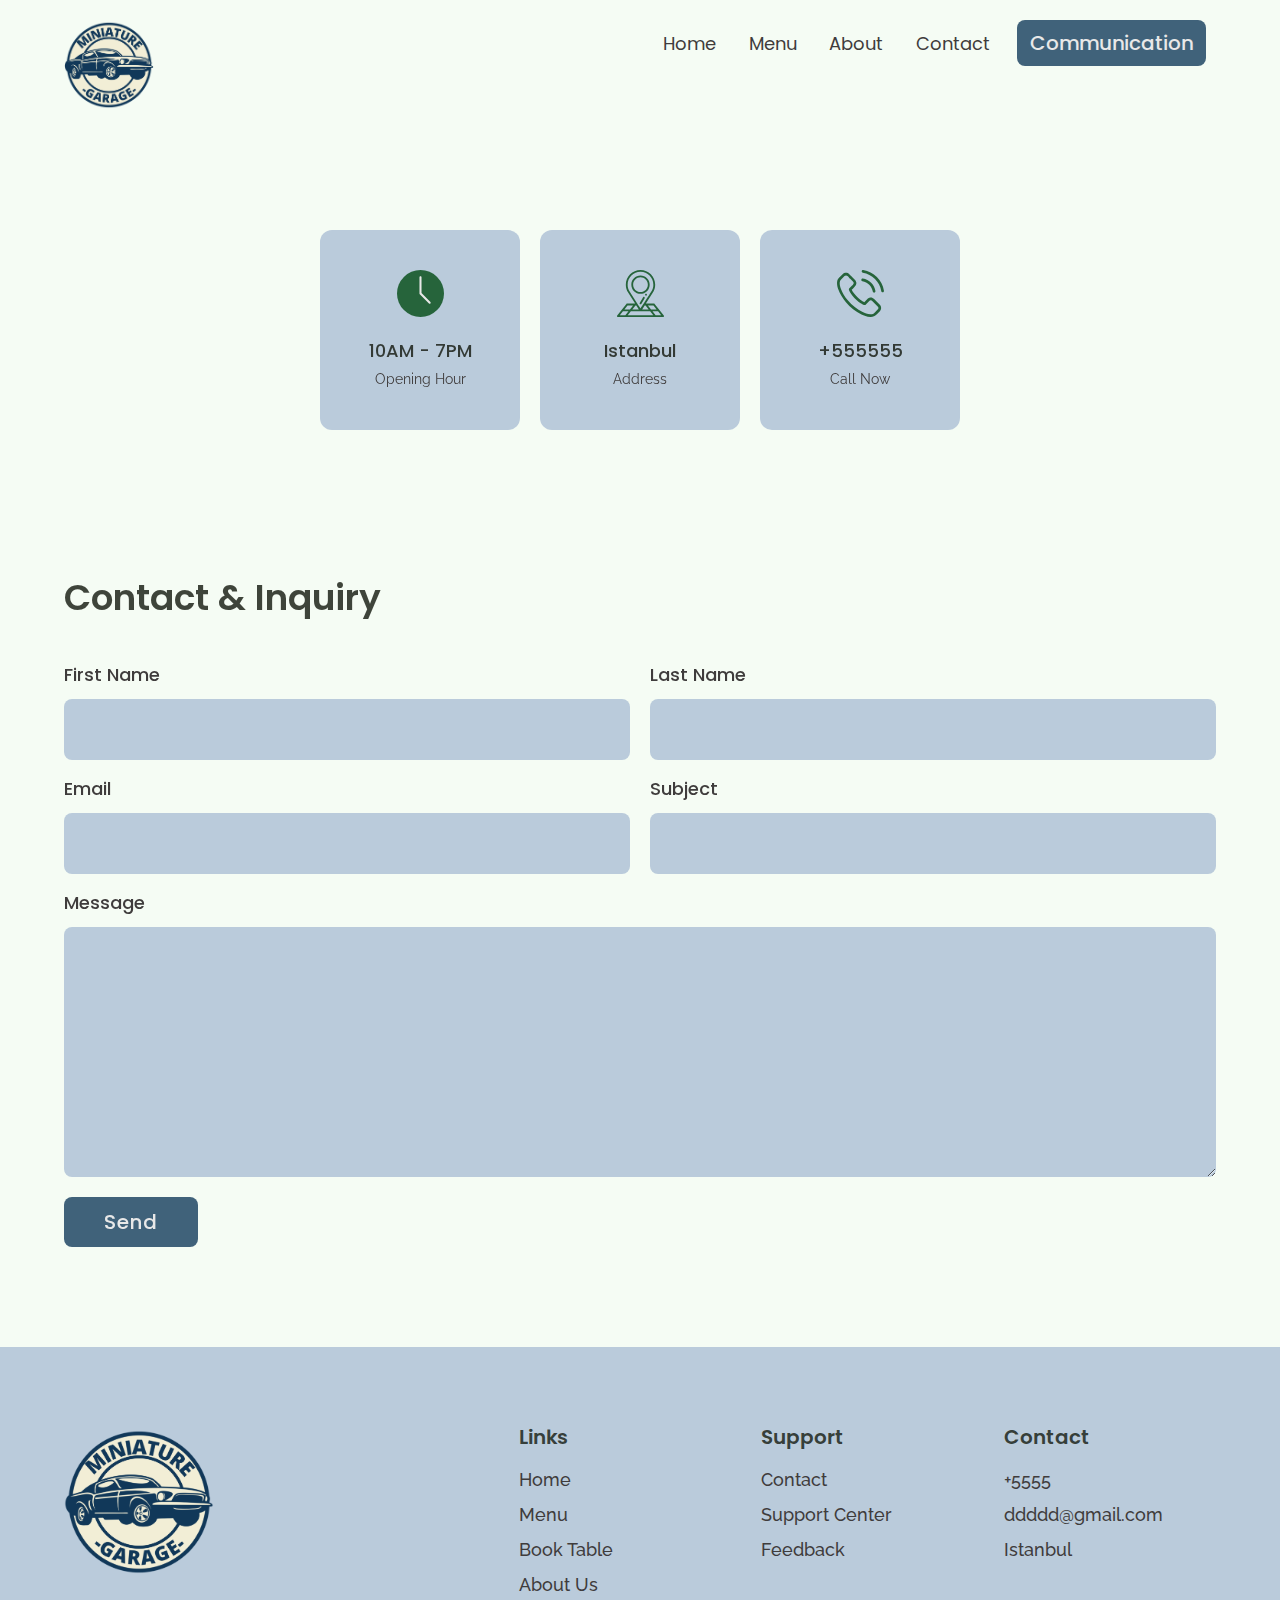
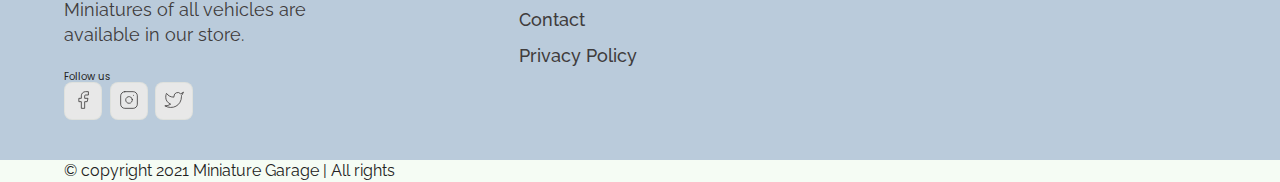
<file: contact.html>
<!DOCTYPE html>
<html lang="en">
<head>
	<meta charset="UTF-8">
	<meta http-equiv="X-UA-Compatible" content="IE=edge">
	<meta name="viewport" content="width=device-width, initial-scale=1.0">
	<title>Contact | Miniature Cars</title>
	<link rel="stylesheet" href="./reset.css">
	<link rel="stylesheet" href="./globalStyles.css">
	<link rel="stylesheet" href="./components.css">
	<!-- aos css -->
	<link rel="stylesheet" href="https://unpkg.com/aos@next/dist/aos.css" />

</head>
<body>
	<!-- Nav Section -->
	<div class="nav">
		<div class="container">
			<div class="nav__wrapper">
				<a href="./index.html" class="logo"><img src="./images2/logo.png" alt="Shaif's Cuisine"></a>
				<nav>
					<div class="nav__icon">
						<svg xmlns="http://www.w3.org/2000/svg" width="24" height="24" viewBox="0 0 24 24" fill="none" stroke="currentColor" stroke-width="2" stroke-linecap="round" stroke-linejoin="round"><line x1="3" y1="12" x2="21" y2="12"/><line x1="3" y1="6" x2="21" y2="6"/><line x1="3" y1="18" x2="21" y2="18"/>
						</svg>
					</div>
					<div class="nav__bgOverlay "></div>
					<ul class="nav__list ">
						<div class="nav__close">
							<svg xmlns="http://www.w3.org/2000/svg" width="24" height="24" viewBox="0 0 24 24" fill="none" stroke="currentColor" stroke-width="2" stroke-linecap="round" stroke-linejoin="round"><line x1="18" y1="6" x2="6" y2="18"/><line x1="6" y1="6" x2="18" y2="18"/></svg>
						</div>
						<div class="nav__list__wrapper">
							<li><a href="./index.html" class="nav__link">Home</a></li>
							<li><a href="./menu.html" class="nav__link">Menu</a></li>
							<li><a href="./about.html" class="nav__link">About</a></li>
							<li><a href="./contact.html" class="nav__link">Contact</a></li>
							<li><a href="./booking.html" class="btn primary-btn">Communication</a></li>
						</div>
					</ul>
				</nav>
			</div>
		</div>
	</div>
	<!-- End Nav Section -->
		<!-- Store Info Section -->
		<section id="storeInfo" data-aos="fade-up">
			<div class="container">
				<div class="storeInfo__wrapper">
					<div class="storeInfo__item">
						<div class="storeInfo__icon">
							<img src="./images/wall-clock-icon.svg" alt="icon">
						</div>
						<h3 class="storeInfo__title">	
							10AM - 7PM
						</h3>
						<p class="storeInfo__text">
							Opening Hour
						</p>
					</div>

					<div class="storeInfo__item">
						<div class="storeInfo__icon">
							<img src="./images/address-icon.svg" alt="icon">
						</div>
						<h3 class="storeInfo__title">	
							Istanbul
						</h3>
						<p class="storeInfo__text">
							Address
						</p>
					</div>

					<div class="storeInfo__item">
						<div class="storeInfo__icon">
							<img src="./images/phone-icon.svg" alt="icon">
						</div>
						<h3 class="storeInfo__title">	
							+555555
						</h3>
						<p class="storeInfo__text">
							Call Now
						</p>
					</div>
				</div>
			</div>
		</section>
	<!-- End Store Info Section -->

	<!-- Contact Form Section -->
	<section id="form" data-aos="fade-down">
		<div class="container">
			<h3 class="form__title">Contact & Inquiry</h3>
			<div class="form__wrapper">
				<form name="contact form" netlify>
					<div class="form__group">
						<label for="firstName">
							First Name
						</label>
						<input type="text" id="firstName" name="first_name" required>
					</div>
					<div class="form__group">
						<label for="lastName">
							Last Name
						</label>
						<input type="text" id="lastName" name="last_name" required>
					</div>
					<div class="form__group">
						<label for="email">
							Email
						</label>
						<input type="email" id="email" name="email" required>
					</div>
					<div class="form__group">
						<label for="subject">
							Subject
						</label>
						<input type="text" id="subject" name="subject" required>
					</div>
					<div class="form__group form__group__full">
						<label for="message">
							Message
						</label>
						<textarea name="message" id="message" cols="30" rows="10" required></textarea>
					</div>
					<button type="submit" class="btn primary-btn">Send</button>
				</form>
			</div>
		</div>
	</section>
	<!-- End Contact Form Section -->

	<!-- Footer -->
	<footer>
	<div class="container">
		<div class="footer__wrapper">
			<div class="footer__col1">
				<div class="footer__logo">
					<img src="./images2/logo.png" alt="Shaif's cuisine">
				</div>
				<p class="footer__desc">
					Miniatures of all vehicles are available in our store.
				</p>
				<div class="footer__socials">
					<h4 class=".footer__socials__title">Follow us</h4>
					<ol>
						<li>
							<a href="">
								<svg xmlns="http://www.w3.org/2000/svg" width="24" height="24" viewBox="0 0 24 24" fill="none" stroke="currentColor" stroke-width="1" stroke-linecap="round" stroke-linejoin="round"><path d="M18 2h-3a5 5 0 0 0-5 5v3H7v4h3v8h4v-8h3l1-4h-4V7a1 1 0 0 1 1-1h3z"/></svg>
							</a>
						</li>
						<li>
							<a href="">
								<svg xmlns="http://www.w3.org/2000/svg" width="24" height="24" viewBox="0 0 24 24" fill="none" stroke="currentColor" stroke-width="1" stroke-linecap="round" stroke-linejoin="round"><rect x="2" y="2" width="20" height="20" rx="5" ry="5"/><path d="M16 11.37A4 4 0 1 1 12.63 8 4 4 0 0 1 16 11.37z"/><line x1="17.5" y1="6.5" x2="17.51" y2="6.5"/></svg>
							</a>
						</li>
						<li>
							<a href="">
								<svg xmlns="http://www.w3.org/2000/svg" width="24" height="24" viewBox="0 0 24 24" fill="none" stroke="currentColor" stroke-width="1" stroke-linecap="round" stroke-linejoin="round"><path d="M23 3a10.9 10.9 0 0 1-3.14 1.53 4.48 4.48 0 0 0-7.86 3v1A10.66 10.66 0 0 1 3 4s-4 9 5 13a11.64 11.64 0 0 1-7 2c9 5 20 0 20-11.5a4.5 4.5 0 0 0-.08-.83A7.72 7.72 0 0 0 23 3z"/></svg>
							</a>
						</li>
					</ol>
				</div>
			</div>
			<div class="footer__col2">
				<h3 class="footer__text__title">
					Links
				</h3>
				<ol class="footer__text">
					<li>
						<a href="./index.html">
							Home
						</a>
					</li>
					<li>
						<a href="./menu.html">
							Menu
						</a>
					</li>
					<li>
						<a href="./booking.html">
							Book Table
						</a>
					</li>
					<li>
						<a href="./about.html">
							About Us
						</a>
					</li>
					<li>
						<a href="./contact.html">
							Contact
						</a>
					</li>
					<li>
						<a href="./index.html">
							Privacy Policy
						</a>
					</li>
				</ol>
			</div>

			<div class="footer__col3">
				<h3 class="footer__text__title">
					Support
				</h3>
				<ol class="footer__text">
					<li>
						<a href="./index.html">
							Contact
						</a>
					</li>
					<li>
						<a href="#">
							Support Center
						</a>
					</li>
					<li>
						<a href="#">
							Feedback
						</a>
					</li>
				</ol>
			</div>

			<div class="footer__col4">
				<h3 class="footer__text__title">
					Contact
				</h3>
				<ol class="footer__text">
					<li>
						<a href="+5555">
							+5555
						</a>
					</li>
					<li>
						<a href="ddddd@gmail.com">
							ddddd@gmail.com
						</a>
					</li>
					<li>
						<a href="#">
							Istanbul
						</a>
					</li>
				</ol>
			</div>

		</div>
	</div>
</footer>
<div class="copyright">
	<div class="container">
		<p class="copyright__text">
			&copy; copyright 2021 Miniature Garage | All rights
		</p>
	</div>
</div>
	<!-- End Footer -->

	<!-- aos script -->
	<script src="https://unpkg.com/aos@next/dist/aos.js"></script>
	<!-- custom script -->
	<script src="./main.js"></script>
</body>
</html>
</file>
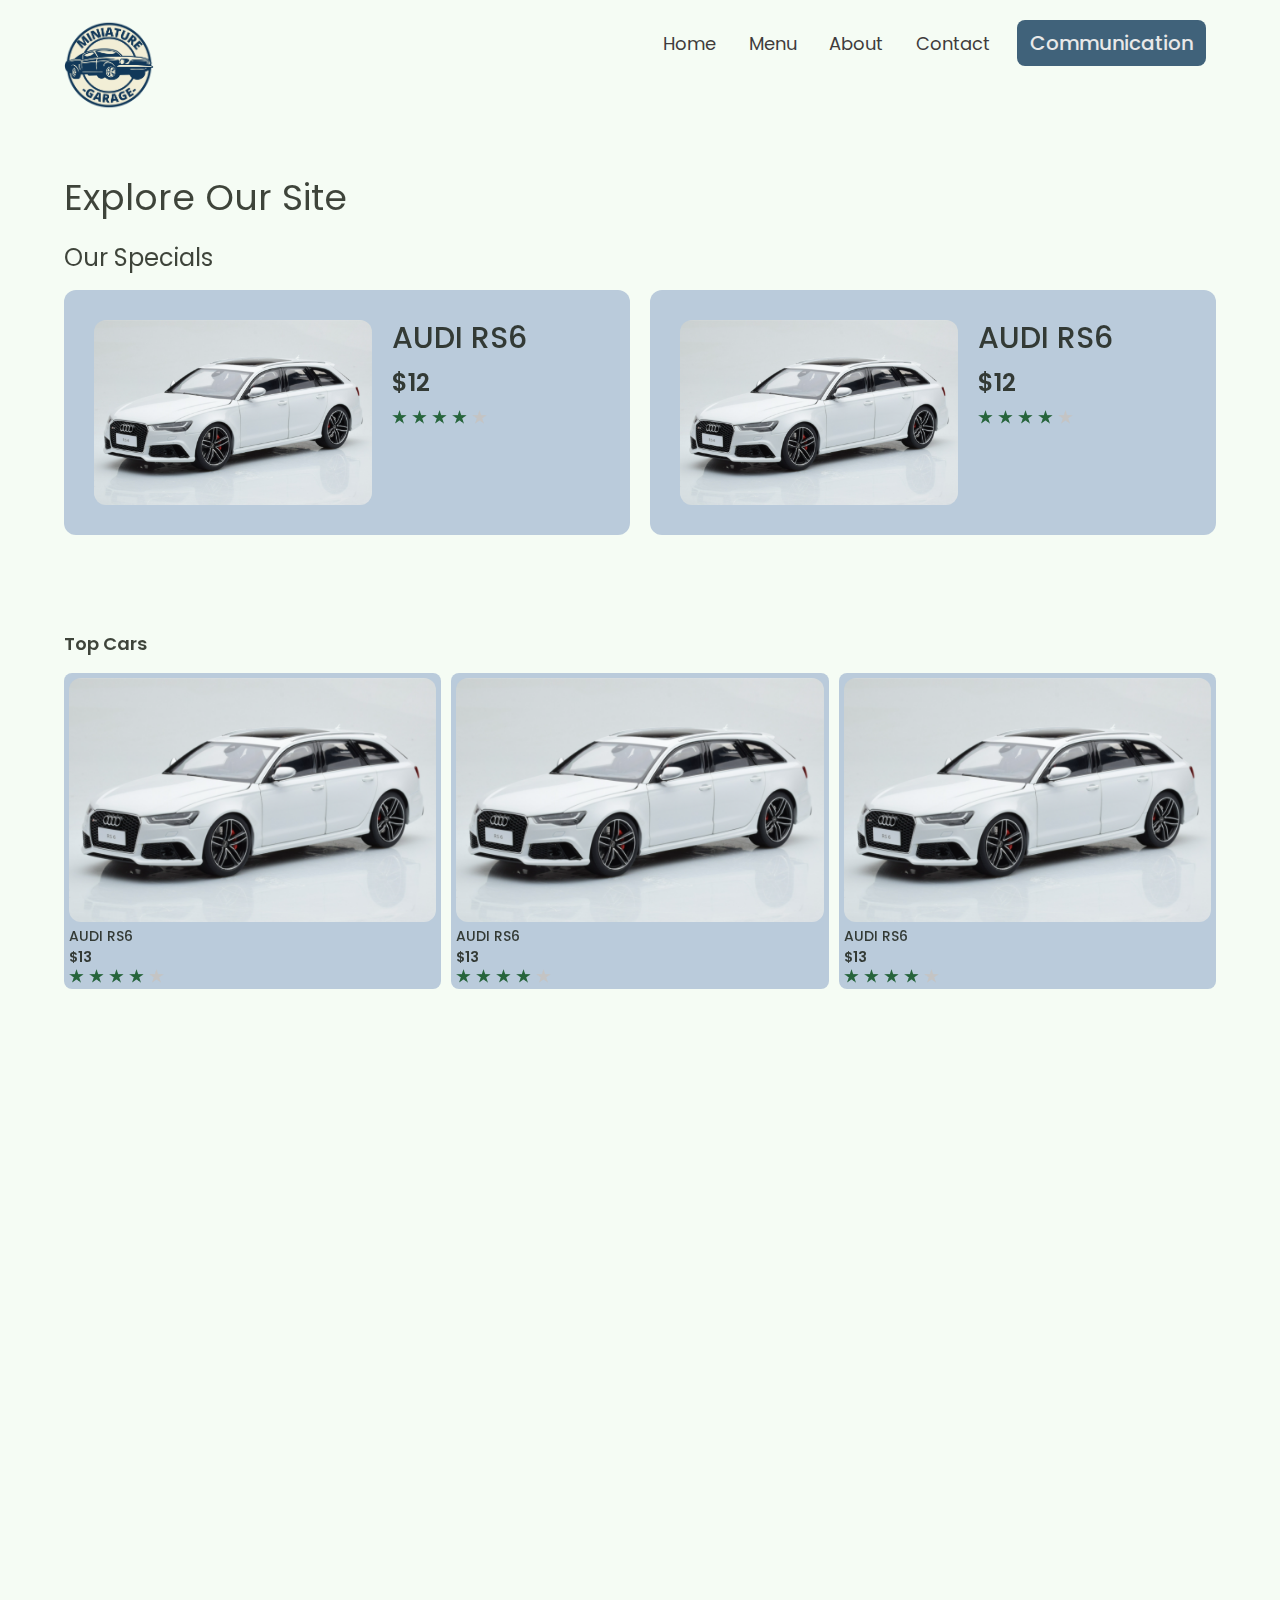
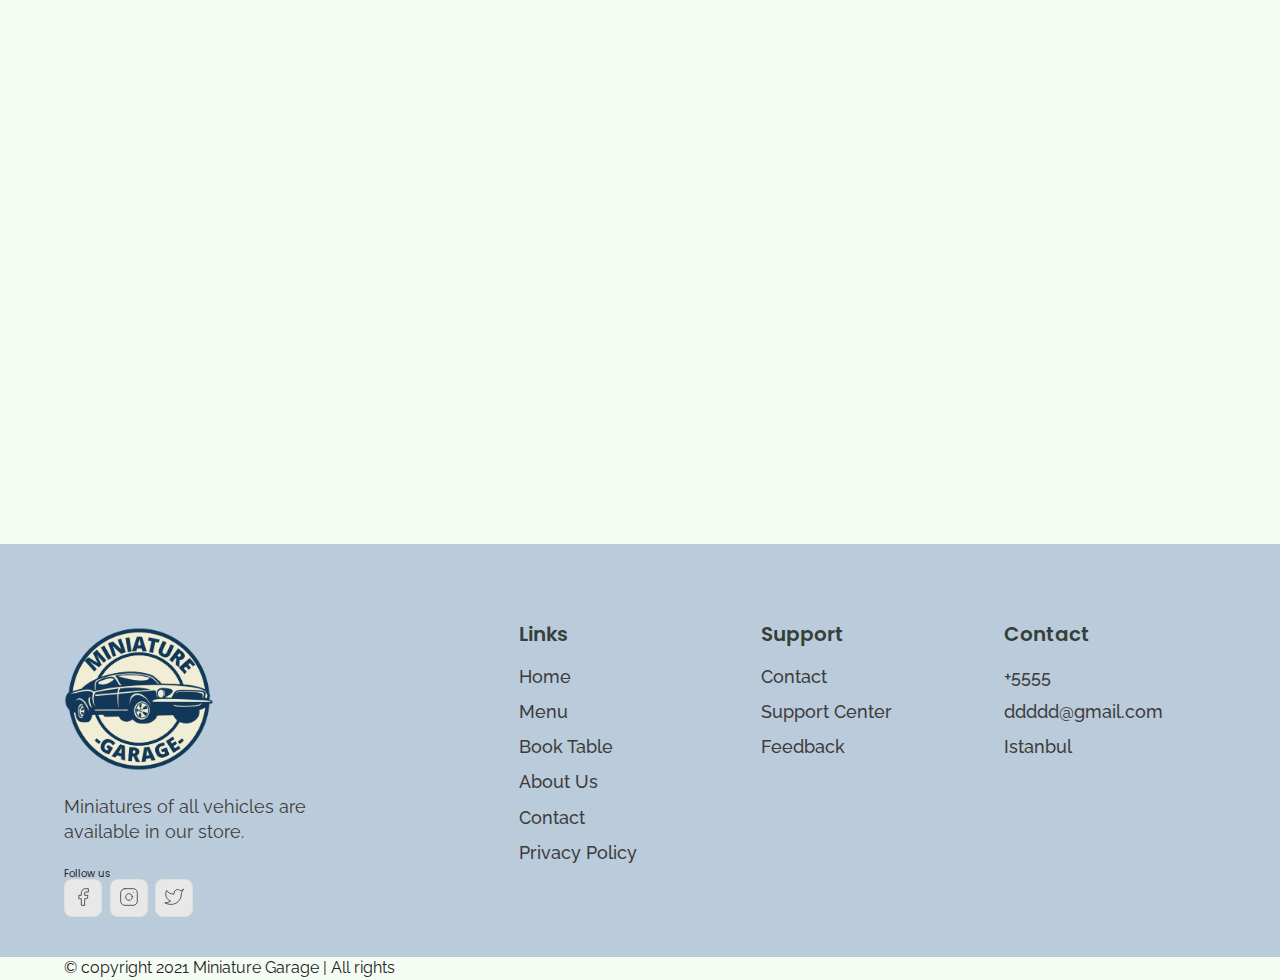
<file: menu.html>
<!DOCTYPE html>
<html lang="en">
<head>
	<meta charset="UTF-8">
	<meta http-equiv="X-UA-Compatible" content="IE=edge">
	<meta name="viewport" content="width=device-width, initial-scale=1.0">
	<title>Menu | Miniature Cars</title>
	<link rel="stylesheet" href="./reset.css">
	<link rel="stylesheet" href="./globalStyles.css">
	<link rel="stylesheet" href="./components.css">
	<link rel="stylesheet" href="./menu.css">
	<!-- aos css -->
	<link rel="stylesheet" href="https://unpkg.com/aos@next/dist/aos.css" />

</head>
<body>
	<!-- Nav Section -->
	<div class="nav">
		<div class="container">
			<div class="nav__wrapper">
				<a href="./index.html" class="logo"><img src="./images2/logo.png" alt="Shaif's Cuisine"></a>
				<nav>
					<div class="nav__icon">
						<svg xmlns="http://www.w3.org/2000/svg" width="24" height="24" viewBox="0 0 24 24" fill="none" stroke="currentColor" stroke-width="2" stroke-linecap="round" stroke-linejoin="round"><line x1="3" y1="12" x2="21" y2="12"/><line x1="3" y1="6" x2="21" y2="6"/><line x1="3" y1="18" x2="21" y2="18"/>
						</svg>
					</div>
					<div class="nav__bgOverlay "></div>
					<ul class="nav__list ">
						<div class="nav__close">
							<svg xmlns="http://www.w3.org/2000/svg" width="24" height="24" viewBox="0 0 24 24" fill="none" stroke="currentColor" stroke-width="2" stroke-linecap="round" stroke-linejoin="round"><line x1="18" y1="6" x2="6" y2="18"/><line x1="6" y1="6" x2="18" y2="18"/></svg>
						</div>
						<div class="nav__list__wrapper">
							<li><a href="./index.html" class="nav__link">Home</a></li>
							<li><a href="./menu.html" class="nav__link">Menu</a></li>
							<li><a href="./about.html" class="nav__link">About</a></li>
							<li><a href="./contact.html" class="nav__link">Contact</a></li>
							<li><a href="./booking.html" class="btn primary-btn">Communication</a></li>
						</div>
					</ul>
				</nav>
			</div>
		</div>
	</div>
	<!-- End Nav Section -->
	<!-- Page title -->
	<section id="page__title" data-aos="fade-up">
		<div class="container">
			<h2 class="page__title__text">
				Explore Our Site
			</h2>
		</div>
	</section>
	<!-- End Page title -->
	<!-- Our specials section -->
		<section id="ourSpecials" data-aos="fade-up">
			<div class="container">
				<h3 class="ourSpecials__title">
					Our Specials
				</h3>
				<div class="ourSpecials__wrapper">
					<div class="ourSpecials__item">
						<div class="ourSpecials__item__img">
							<img src="./images2/img2.png" alt="food">
						</div>
						<div class="ourSpecials__item__info">
							<h3 class="ourSpecials__item__title">
								AUDI RS6
							</h3>
							<h4 class="ourSpecials__item__price">
								$12
							</h4>
							<div class="ourSpecials__item__stars">
								<img src="./images/3star.png" alt="stars">
							</div>
						</div>
					</div>
					<div class="ourSpecials__item">
						<div class="ourSpecials__item__img">
							<img src="../images2/img2.png" alt="food">
						</div>
						<div class="ourSpecials__item__info">
							<h3 class="ourSpecials__item__title">
								AUDI RS6
							</h3>
							<h4 class="ourSpecials__item__price">
								$12
							</h4>
							<div class="ourSpecials__item__stars">
								<img src="./images/3star.png" alt="stars">
							</div>
						</div>
					</div>
				</div>
			</div>
		</section>
	<!-- End Our specials section -->
	<!-- Top Dishes -->
	<section id="dishGrid" data-aos="fade-down">
		<div class="container">
			<h2 class="dishGrid__title">
				Top Cars
			</h2>
			<div class="dishGrid__wrapper">
				<div class="dishGrid__item">
					<div class="dishGrid__item__img">
						<img src="./images2/img2.png" alt="food img">
					</div>
					<div class="dishGrid__item__info">
						<h3 class="dishGrid__item__title">
							AUDI RS6
						</h3>
						<h3 class="dishGrid__item__price">$13</h3>
						<div class="dishGrid__item__stars">
							<img src="./images/3star.png" alt="3	stars">
						</div>
					</div>
				</div>

				<div class="dishGrid__item">
					<div class="dishGrid__item__img">
						<img src="./images2/img2.png" alt="food img">
					</div>
					<div class="dishGrid__item__info">
						<h3 class="dishGrid__item__title">
							AUDI RS6
						</h3>
						<h3 class="dishGrid__item__price">$13</h3>
						<div class="dishGrid__item__stars">
							<img src="./images/3star.png" alt="3	stars">
						</div>
					</div>
				</div>

				<div class="dishGrid__item">
					<div class="dishGrid__item__img">
						<img src="./images2/img2.png" alt="food img">
					</div>
					<div class="dishGrid__item__info">
						<h3 class="dishGrid__item__title">
							AUDI RS6
						</h3>
						<h3 class="dishGrid__item__price">$13</h3>
						<div class="dishGrid__item__stars">
							<img src="./images/3star.png" alt="3	stars">
						</div>
					</div>
				</div>
			</div>
		</div>
	</section>
	<!-- End Top Dishes -->

	<!-- Breakfast-->
	<section id="dishGrid" data-aos="fade-up">
		<div class="container">
			<h2 class="dishGrid__title">
				New Cars
			</h2>
			<div class="dishGrid__wrapper">
				<div class="dishGrid__item">
					<div class="dishGrid__item__img">
						<img src="./images2/img2.png" alt="food img">
					</div>
					<div class="dishGrid__item__info">
						<h3 class="dishGrid__item__title">
							AUDI RS6
						</h3>
						<h3 class="dishGrid__item__price">$13</h3>
						<div class="dishGrid__item__stars">
							<img src="./images/3star.png" alt="3	stars">
						</div>
					</div>
				</div>

				<div class="dishGrid__item">
					<div class="dishGrid__item__img">
						<img src="./images2/img2.png" alt="food img">
					</div>
					<div class="dishGrid__item__info">
						<h3 class="dishGrid__item__title">
							AUDI RS6
						</h3>
						<h3 class="dishGrid__item__price">$13</h3>
						<div class="dishGrid__item__stars">
							<img src="./images/3star.png" alt="3	stars">
						</div>
					</div>
				</div>

				<div class="dishGrid__item">
					<div class="dishGrid__item__img">
						<img src="./images2/img2.png" alt="food img">
					</div>
					<div class="dishGrid__item__info">
						<h3 class="dishGrid__item__title">
							AUDI RS6
						</h3>
						<h3 class="dishGrid__item__price">$13</h3>
						<div class="dishGrid__item__stars">
							<img src="./images/3star.png" alt="3	stars">
						</div>
					</div>
				</div>

				<div class="dishGrid__item">
					<div class="dishGrid__item__img">
						<img src="./images2/img2.png" alt="food img">
					</div>
					<div class="dishGrid__item__info">
						<h3 class="dishGrid__item__title">
							AUDI RS6
						</h3>
						<h3 class="dishGrid__item__price">$13</h3>
						<div class="dishGrid__item__stars">
							<img src="./images/3star.png" alt="3	stars">
						</div>
					</div>
				</div>

				<div class="dishGrid__item">
					<div class="dishGrid__item__img">
						<img src="./images2/img2.png" alt="food img">
					</div>
					<div class="dishGrid__item__info">
						<h3 class="dishGrid__item__title">
							AUDI RS6
						</h3>
						<h3 class="dishGrid__item__price">$13</h3>
						<div class="dishGrid__item__stars">
							<img src="./images/3star.png" alt="3	stars">
						</div>
					</div>
				</div>
			</div>
		</div>
	</section>
	<!-- End of Breakfast -->

	<!-- Lunch-->
	<section id="dishGrid" data-aos="fade-up">
		<div class="container">
			<h2 class="dishGrid__title">
				New Cars
			</h2>
			<div class="dishGrid__wrapper">
				<div class="dishGrid__item">
					<div class="dishGrid__item__img">
						<img src="./images2/img2.png" alt="food img">
					</div>
					<div class="dishGrid__item__info">
						<h3 class="dishGrid__item__title">
							AUDI RS6
						</h3>
						<h3 class="dishGrid__item__price">$13</h3>
						<div class="dishGrid__item__stars">
							<img src="./images/3star.png" alt="3	stars">
						</div>
					</div>
				</div>

				<div class="dishGrid__item">
					<div class="dishGrid__item__img">
						<img src="./images2/img2.png" alt="food img">
					</div>
					<div class="dishGrid__item__info">
						<h3 class="dishGrid__item__title">
							AUDI RS6
						</h3>
						<h3 class="dishGrid__item__price">$13</h3>
						<div class="dishGrid__item__stars">
							<img src="./images/3star.png" alt="3	stars">
						</div>
					</div>
				</div>

				<div class="dishGrid__item">
					<div class="dishGrid__item__img">
						<img src="./images2/img2.png" alt="food img">
					</div>
					<div class="dishGrid__item__info">
						<h3 class="dishGrid__item__title">
							AUDI RS6
						</h3>
						<h3 class="dishGrid__item__price">$13</h3>
						<div class="dishGrid__item__stars">
							<img src="./images/3star.png" alt="3	stars">
						</div>
					</div>
				</div>

				<div class="dishGrid__item">
					<div class="dishGrid__item__img">
						<img src="./images2/img2.png" alt="food img">
					</div>
					<div class="dishGrid__item__info">
						<h3 class="dishGrid__item__title">
							AUDI RS6
						</h3>
						<h3 class="dishGrid__item__price">$13</h3>
						<div class="dishGrid__item__stars">
							<img src="./images/3star.png" alt="3	stars">
						</div>
					</div>
				</div>

				<div class="dishGrid__item">
					<div class="dishGrid__item__img">
						<img src="./images2/img2.png" alt="food img">
					</div>
					<div class="dishGrid__item__info">
						<h3 class="dishGrid__item__title">
							AUDI RS6
						</h3>
						<h3 class="dishGrid__item__price">$13</h3>
						<div class="dishGrid__item__stars">
							<img src="./images/3star.png" alt="3	stars">
						</div>
					</div>
				</div>
			</div>
		</div>
	</section>
	<!-- End of Lunch -->

	<!-- Dinner -->
	<section id="dishGrid" data-aos="fade-up">
		<div class="container">
			<h2 class="dishGrid__title">
				New Cars
			</h2>
			<div class="dishGrid__wrapper">
				<div class="dishGrid__item">
					<div class="dishGrid__item__img">
						<img src="./images2/img2.png" alt="food img">
					</div>
					<div class="dishGrid__item__info">
						<h3 class="dishGrid__item__title">
							AUDI RS6
						</h3>
						<h3 class="dishGrid__item__price">$13</h3>
						<div class="dishGrid__item__stars">
							<img src="./images/3star.png" alt="3	stars">
						</div>
					</div>
				</div>

				<div class="dishGrid__item">
					<div class="dishGrid__item__img">
						<img src="./images2/img2.png" alt="food img">
					</div>
					<div class="dishGrid__item__info">
						<h3 class="dishGrid__item__title">
							AUDI RS6
						</h3>
						<h3 class="dishGrid__item__price">$13</h3>
						<div class="dishGrid__item__stars">
							<img src="./images/3star.png" alt="3	stars">
						</div>
					</div>
				</div>

				<div class="dishGrid__item">
					<div class="dishGrid__item__img">
						<img src="./images2/img2.png" alt="food img">
					</div>
					<div class="dishGrid__item__info">
						<h3 class="dishGrid__item__title">
							AUDI RS6
						</h3>
						<h3 class="dishGrid__item__price">$13</h3>
						<div class="dishGrid__item__stars">
							<img src="./images/3star.png" alt="3	stars">
						</div>
					</div>
				</div>

				<div class="dishGrid__item">
					<div class="dishGrid__item__img">
						<img src="./images2/img2.png" alt="food img">
					</div>
					<div class="dishGrid__item__info">
						<h3 class="dishGrid__item__title">
							AUDI RS6
						</h3>
						<h3 class="dishGrid__item__price">$13</h3>
						<div class="dishGrid__item__stars">
							<img src="./images/3star.png" alt="3	stars">
						</div>
					</div>
				</div>

				<div class="dishGrid__item">
					<div class="dishGrid__item__img">
						<img src="./images2/img2.png" alt="food img">
					</div>
					<div class="dishGrid__item__info">
						<h3 class="dishGrid__item__title">
							AUDI RS6
						</h3>
						<h3 class="dishGrid__item__price">$13</h3>
						<div class="dishGrid__item__stars">
							<img src="./images/3star.png" alt="3	stars">
						</div>
					</div>
				</div>
			</div>
		</div>
	</section>
	<!-- End of Dinner -->

	<!-- Footer -->
	<footer>
	<div class="container">
		<div class="footer__wrapper">
			<div class="footer__col1">
				<div class="footer__logo">
					<img src="./images2/logo.png" alt="Shaif's cuisine">
				</div>
				<p class="footer__desc">
					Miniatures of all vehicles are available in our store.
				</p>
				<div class="footer__socials">
					<h4 class=".footer__socials__title">Follow us</h4>
					<ol>
						<li>
							<a href="">
								<svg xmlns="http://www.w3.org/2000/svg" width="24" height="24" viewBox="0 0 24 24" fill="none" stroke="currentColor" stroke-width="1" stroke-linecap="round" stroke-linejoin="round"><path d="M18 2h-3a5 5 0 0 0-5 5v3H7v4h3v8h4v-8h3l1-4h-4V7a1 1 0 0 1 1-1h3z"/></svg>
							</a>
						</li>
						<li>
							<a href="">
								<svg xmlns="http://www.w3.org/2000/svg" width="24" height="24" viewBox="0 0 24 24" fill="none" stroke="currentColor" stroke-width="1" stroke-linecap="round" stroke-linejoin="round"><rect x="2" y="2" width="20" height="20" rx="5" ry="5"/><path d="M16 11.37A4 4 0 1 1 12.63 8 4 4 0 0 1 16 11.37z"/><line x1="17.5" y1="6.5" x2="17.51" y2="6.5"/></svg>
							</a>
						</li>
						<li>
							<a href="">
								<svg xmlns="http://www.w3.org/2000/svg" width="24" height="24" viewBox="0 0 24 24" fill="none" stroke="currentColor" stroke-width="1" stroke-linecap="round" stroke-linejoin="round"><path d="M23 3a10.9 10.9 0 0 1-3.14 1.53 4.48 4.48 0 0 0-7.86 3v1A10.66 10.66 0 0 1 3 4s-4 9 5 13a11.64 11.64 0 0 1-7 2c9 5 20 0 20-11.5a4.5 4.5 0 0 0-.08-.83A7.72 7.72 0 0 0 23 3z"/></svg>
							</a>
						</li>
					</ol>
				</div>
			</div>
			<div class="footer__col2">
				<h3 class="footer__text__title">
					Links
				</h3>
				<ol class="footer__text">
					<li>
						<a href="./index.html">
							Home
						</a>
					</li>
					<li>
						<a href="./menu.html">
							Menu
						</a>
					</li>
					<li>
						<a href="./booking.html">
							Book Table
						</a>
					</li>
					<li>
						<a href="./about.html">
							About Us
						</a>
					</li>
					<li>
						<a href="./contact.html">
							Contact
						</a>
					</li>
					<li>
						<a href="./index.html">
							Privacy Policy
						</a>
					</li>
				</ol>
			</div>

			<div class="footer__col3">
				<h3 class="footer__text__title">
					Support
				</h3>
				<ol class="footer__text">
					<li>
						<a href="./index.html">
							Contact
						</a>
					</li>
					<li>
						<a href="#">
							Support Center
						</a>
					</li>
					<li>
						<a href="#">
							Feedback
						</a>
					</li>
				</ol>
			</div>

			<div class="footer__col4">
				<h3 class="footer__text__title">
					Contact
				</h3>
				<ol class="footer__text">
					<li>
						<a href="+5555">
							+5555
						</a>
					</li>
					<li>
						<a href="ddddd@gmail.com">
							ddddd@gmail.com
						</a>
					</li>
					<li>
						<a href="#">
							Istanbul
						</a>
					</li>
				</ol>
			</div>

		</div>
	</div>
</footer>
<div class="copyright">
	<div class="container">
		<p class="copyright__text">
			&copy; copyright 2021 Miniature Garage | All rights
		</p>
	</div>
</div>
	<!-- End Footer -->

	<!-- aos script -->
	<script src="https://unpkg.com/aos@next/dist/aos.js"></script>
	<!-- custom script -->
	<script src="./main.js"></script>
</body>
</html>
</file>
<file: globalStyles.css>
@import url('https://fonts.googleapis.com/css2?family=Poppins:wght@500;600&family=Raleway:wght@400;500;600&display=swap');

html {
	font-size: 10px;
	overflow-x: hidden;
}

:root{
	--green-1:rgba(18, 24, 14, 0.808);
	--green-2:rgba(220, 223, 218, 0.808);
	--lightGreen-1:#BACBDB;
	--lightGreen-2:#f5fcf4;
	--black-1:rgba(18, 24, 14, 0.808);
	--black-2:#3f3c3c;
	--black-3:#5b6359;
	--white-1:#e8e8e8;
	/*
	--green-2:#a2de96;
	--lightGreen-1:#d6e5d8;
	--lightGreen-2:#f5fcf4;
	--black-1:#3b413a;
	--black-2:#3f3c3c;
	--black-3:#5b6359;
	--white-1:#e8e8e8;*/
}

body{
	background-color: var(--lightGreen-2);
	overflow-x: hidden;
}

section{
	padding: 100px 0;
}
@media only screen and (max-width: 768px){
	section {
		padding: 50px 0;
	}	
}

.container{
	max-width: 1200px;
	width: 90%;
	margin: 0 auto;
}
img{
	width: 100%;
	height: 100%;
	object-fit: contain;
}

h1, h2, h3, h4{
	font-family: 'Poppins', sans-serif;
}

p{
	font-family: 'Raleway', sans-serif;
	font-weight: 400;
	line-height: 1.4em;
	font-size: 1.8rem;
}

a{
	display: inline-block;
	text-decoration: none;
}
</file>
<file: components.css>
/* nav styles */
.nav{
	padding: 2rem 0;
}
.logo{
	width: 90px;
	height: 90px;
}
.nav__icon, .nav__close, .nav__bgOverlay{
	display: none;
}

.nav__wrapper{
	display: flex;
	justify-content: space-between;
}
.nav__list li{
	display: inline-block;
	margin: 0 1rem;
}

.nav__list .nav__link{
	font-size: 1.8rem;
	font-family: 'Poppins';
	color: var(--black-2);
	padding: 0.5rem;
}
.nav__list li:hover .nav__link{
	color: var(--green-1);
}
@media only screen and (max-width: 768px){
	.nav{
		position: relative;
	}
	.nav__icon{
		display: block;
	}
	.nav__icon svg, .nav__close svg{
		pointer-events: none;
		height: 30px;
		width: 30px;
	}
	.nav__close{
		display: block;
		position: absolute;
		color: var(--black-1);
		right: 1rem;
		top: 1rem;
		cursor: pointer;
	}
	.nav__list{
		z-index: 1000;
		position: absolute;
		left: 100%;
		top: 0;
		height: 100vh;
		width: 80%;
		background: var(--lightGreen-1);
		display: flex;
		align-items: center;
		justify-content: flex-end;
		padding-right: 2rem;
		transform: translateX(0%);
		overflow: hidden;
		transition: 0.3s ease-in transform;
	}
	.nav__list.show{
		transform: translateX(-100%);
	}
	.nav__list li{
		display: block;
		text-align: right;
		margin-bottom: 2rem;
	}
	.nav__list a {
		font-size: 1.6rem;
	}
	.nav__bgOverlay{
		position: absolute;
		left: 0;
		top: 0;
		z-index: 1000;
		height: 100vh;
		width: 100%;
		background: rgba(18, 24, 14, 0.808);
		display: none;
	}
	.nav__bgOverlay.active{
		display: block;
	}
}

/* Global Button Styles */
.btn{
	color: var(--green-1);
	font-family: Poppins;
	font-weight: 500;
	border-radius: 8px;
	font-size: 1.4rem;
	padding: 1.2rem 2rem;
}

.primary-btn{
	color: var(--white-1);
	background: #113959ca;
	/*background: var(--green-1);*/
}

@media only screen and (min-width: 768px){
	.btn{
		padding: 1.3rem;
		font-size: 2rem;
	}
	
}

/* Footer Styles */
footer{
	background: var(--lightGreen-1);
	padding-top: 5rem;
	padding-bottom: 2rem;
}
.footer__wrapper{
	display: flex;
	flex-direction: column;
	gap: 3rem;
}
.footer__logo{
	width: 150px;
	margin-bottom: 2rem;
}
.footer__desc{
	font-size: 1.4rem;
	color: var(--black-2);
	margin-bottom: 2rem;
}
.footer__socials__title{
	font-size: 1.8rem;
	color: var(--black-1);
	margin-bottom: 1rem;
}

.footer__socials li{
	display: inline-block;
	margin-right: 0.5rem;
}

.footer__socials a{
	padding: 0.5rem 0.8rem;
	background-color: var(--white-1);
	border: 1px solid var(--green-2);
	border-radius: 8px;
}

.footer__socials svg{
	width: 20px;
	color: var(--black-2);
}
.footer__text__title{
	font-size: 1.8rem;
	margin-bottom: 1rem;
	color: var(--black-1);
	font-weight: 600;
}

.footer__text a{
	font-size: 1.4rem;
	margin-bottom: 0.5rem;
	color: var(--black-2);
	font-family: Raleway;
	font-weight: 500;
	line-height: 1.4em;
}

@media only screen and (min-width: 768px){
	footer{
		padding-top: 8rem;
		padding-bottom: 4rem;
	}
	.footer__wrapper{
		flex-direction: row;
	}
	.footer__col1{
		flex: 4;
	}

	.footer__col2, .footer__col3, .footer__col4{
		flex: 2;
	}
	.footer__desc{
		max-width: 300px;
		font-size: 1.8rem;
		margin-bottom: 2.5rem;
	}
	.footer__socials__title{
		font-size: 2rem;
		margin-bottom: 1.5rem;
	}
	.footer__text__title{
		font-size: 2rem;
		margin-bottom: 2rem;
	}
	.footer__text a{
		font-size: 1.8rem;
		margin-bottom: 1rem;
	}
}
#copyright{
	padding: 1rem 0;
}
.copyright__text{
	font-size: 1.4rem;
	text-align: center;
}
@media only screen and (min-width: 768px){
	.copyright__text{
		font-size: 1.6rem;
		text-align: left;
	}
}

/* storeInfo Styles */
.storeInfo__wrapper{
	display: flex;
	align-items: stretch;
	justify-content: center;
	flex-wrap: wrap;
	gap: 1rem;
}
.storeInfo__item{
	background-color: var(--lightGreen-1);
	padding: 20px 30px;
	text-align: center;
	border-radius: 12px;
	width: 150px;
}

.storeInfo__icon{
	width: 30px;
	margin: 0 auto;
	margin-bottom: 1.5rem;
}

.storeInfo__title{
	font-size: 1.4rem;
	font-family: Poppins;
	font-weight: 500;
	margin-bottom: 0.5rem;
	color: var(--black-1);
}

.storeInfo__text{
	font-size: 1.4rem;
	font-family: Raleway;
	color: var(--black-2);
}

@media only screen and (min-width: 768px){
	.storeInfo__wrapper{
		gap: 2rem;
	}
	.storeInfo__item{
		min-width: 200px;
		padding: 40px 0;
	}
	.storeInfo__icon{
		width: 47px;
		margin-bottom: 2.5rem;
	}
	.storeInfo__title{
		font-size: 1.8rem;
		margin-bottom: 1rem;
	}
	.footer__text{
		font-size: 1.6rem;
	}
}
/* DishGrid styles */
.dishGrid__title{
	font-size: 1.8rem;
	margin-bottom: 2rem;
	font-weight: 600;
	color: var(--black-1);
}

.dishGrid__wrapper{
	display: grid;
	grid-template-columns: repeat(auto-fit, minmax(140px, 1fr));
	gap: 1rem;
}

.dishGrid__item{
	display: flex;
	flex-direction: column;
	background-color: var(--lightGreen-1);
	padding: .5rem;
	gap: 0.5rem;
	border-radius: 8px;
}
.dishGrid__item__img{
	flex: 4;
}
.dishGrid__item__info{
	flex: 5;
}
.dishGrid__item__img img{
	object-fit: cover;
	border-radius: 12px;
}
.dishGrid__item__title{
	font-size: 1.4rem;
	line-height: 1.3em;
	font-weight: 500;
	color: var(--black-1);
	margin-bottom: 0.5rem;
}
.dishGrid__item__price{
	font-size: 1.4rem;
	color: var(--green-1);
	font-weight: 600;
	margin-bottom: 0.5rem;
}
.dishGrid__item__stars{
	max-height: 15px;
	width: max-content;
}

@media only screen and(min-width: 768px){
	.dishGrid__title{
		font-size: 2.4rem;
	}
	.dishGrid__wrapper{
		grid-template-columns: repeat(auto-fit, minmax(350px,1fr));
		gap:3rem;
	}
	.dishGrid__item{
		flex-direction: row;
		padding: 1.5rem;
		gap: 1rem;
	}
	.dishGrid__item__title{
		font-size: 2.4rem;
		margin-bottom: 1rem;
	}
	.dishGrid__item__price{
		font-size: 2rem;
		margin-bottom: 1rem;
	}
}
/* form styles*/
#form{
	padding: 5rem 0;
}
.form__title{
	font-size: 1.8rem;
	color: var(--black-1);
	font-weight: 600;
}
.form__wrapper{
	padding: 3rem 0;
}
.form__wrapper form{
	display: grid;
	grid-template-columns: 1fr;
	gap: 2rem;
}
.form__group label{
	font-size: 1.6rem;
	font-family: Poppins;
	color: var(--black-2);
	font-weight: 500;
}
.form__group input,.form__group textarea,.form__group select{
	width: 100%;
	border: none;
	background-color: var(--lightGreen-1);
	font-size: 1.4rem;
	font-family: Raleway;
	font-weight: 600;
	padding: 1.5rem;
	border-radius: 8px;
	margin-top: 0.5rem;
	color: var(--black-2);
}
.form__group textarea{
	resize:vertical;
}
.form__wrapper button[type=submit]{
	width: max-content;
	border: none;
	padding: 1rem 4rem;
	font-weight: 500;
	letter-spacing: 0.1rem;
}
@media only screen and (min-width: 768px){
	.form__title{
		font-size: 3.6rem;
	}
	.form__wrapper{
		padding: 5rem 0;
	}
	.form__wrapper form{
		grid-template-columns: 1fr 1fr;
	}
	.form__group__full{
		grid-column: 1/3;
	}
	.form__group label{
		font-size: 1.8rem;
	}
	.form__group input,.form__group textarea,.form__group select{
		font-size: 1.8rem;
		padding: 2rem;
		margin-top: 1.5rem;
	}
	
}
</file>
<file: home.css>
/* hero Section styles */
.hero__wrapper{
	display: flex;
	align-items: center;
	justify-content: center;
	flex-direction: column-reverse;
	gap: 5rem;
}
.logo{
	width: 90px;
	height: 90px;
}
.hero__left__wrapper{
	max-width: 350px;
}
.hero__imgWrapper{
	max-width: 400px;
	width: 80%;
	margin: 0 auto;
}
.hero__heading{
	font-family: Poppins;
	font-weight: 600;
	line-height: 1.4em;
	text-align: center;
	font-size: 1.8rem;
	margin-bottom: 1.5rem;
	color: var(--black-1);
}
.hero__info{
	text-align: center;
	font-size: 1.4rem;
	margin-bottom: 1.5rem;
	color: var(--black-2);
}	
.button__wrapper{
	text-align: center;
}
@media only screen and (min-width: 768px){
	.hero__wrapper{
		flex-direction: row;
		gap: 0;
	}
	.hero__left{
		flex: 3;
	}
	.hero__right{
		flex: 4;
	}
	.hero__heading{
		font-size: 3.6rem;
		margin-bottom: 2rem;
		text-align: left;
	}
	.hero__info{
		margin-bottom: 2rem;
		text-align: left;
		font-size: 1.8rem;
	}
	.button__wrapper{
		text-align: left;
	}
	.hero__imgWrapper{
		max-width: none;
		width: 90%;
	}
}

/* our specials section styles */

#ourSpecials{
	padding-top: 10rem;
}
.ourSpecials__wrapper{
	display: flex;
	flex-direction: column;
	gap: 3rem;
}
.ourSpecials__left{
	display: flex;
	gap: 1rem;
}
.ourSpecials__item{
	background-color: var(--lightGreen-1);
	padding: 1.2rem;
	padding-top: 5rem;
	border-radius: 12px;
	/*width 45%; */
	margin: 0 auto;
}
.ourSpecials__item__img{
	margin-top: calc(-50% - 2rem);
	margin-bottom: 2rem;
	border-radius: 12px;
	height: 150px;
	overflow: hidden;
}
.ourSpecials__item__img img{
	object-fit: cover;
}
.ourSpecials__item__title{
	font-size: 1.4rem;
	color: var(--black-1);
	font-weight: 600;
	margin-bottom: 1rem;
}
.ourSpecials__item__price{
	color: var(--green-1);
	font-size: 1.4rem;
	font-weight: 600;
	margin-bottom: 1rem;
}
.ourSpecials__item__stars{
	height: 1.5rem;
	width: max-content;
	margin-bottom: 1rem;
}
.ourSpecials__item__text{
	font-size: 1.4rem;
	color: var(--black-2);
	font-weight: 500;
}
.ourSpecials__title{
	font-size: 1.8rem;
	color: var(--black-1);
	margin-bottom: 1.5rem;
}
.ourSpecials__text{
	font-size: 1.4rem;
	color: var(--black-2);
	margin-bottom: 1rem;
}
@media only screen and (min-width: 768px){
	#ourSpecials{
		padding-top: 15rem;
	}
	#ourSpecials .container{
		max-width: 900px;
	}
	.ourSpecials__wrapper{
		flex-direction: row;
	}
	.ourSpecials__right{
		flex: 2;
	}
	.ourSpecials__left{
		flex: 4;
		gap: 2rem;
	}
	.ourSpecials__item{
		padding: 2rem;
	}
	.ourSpecials__item__title{
		font-size: 2.4rem;
		line-height: 1.4em;
		margin-bottom: 1.5rem;
	}
	.ourSpecials__item__price{
		font-size: 1.8rem;
		margin-bottom: 1rem;
	}
	.ourSpecials__item__stars{
		margin-bottom: 2rem;
	}
	.ourSpecials__item__text{
		font-size: 1.6rem;
	}
	.ourSpecials__title{
		font-size: 3.6rem;
		margin-bottom: 1.5rem;
	}
	.ourSpecials__text{
		font-size: 1.8rem;
		margin-bottom: 1.5rem;
	}
}
@media only screen and (max-width: 300px){
	.ourSpecials__left{
		flex-wrap: wrap;
		gap: 10rem;
	}
	.ourSpecials__item{
		width: 100%;
	}
}

/* Discount Styles */

.discount__wrapper{
	display: flex;
	flex-direction: column;
	padding: 1.5rem;
	border-radius: 12px;
	background: var(--lightGreen-1) url(images2/img14.png) no-repeat bottom right / 100px;
}
.discount__images{
	display: flex;
	gap: 1rem;
	width: 100%;
	margin-bottom: 2rem;
}
.discount__img1{
	flex: 2;
}

.discount__img2{
	flex: 3;
}
.discount__images img{
	object-fit: cover;
	border-radius: 12px;
}
.discount__text{
	font-size: 1.4rem;
	font-weight: 900;
	color: var(--green-1);
	margin-bottom: 0.5rem;
}
.discount__title{
	font-size: 1.8rem;
	color: var(--black-1);
	font-weight: 600;
	margin-bottom: 1rem;
}
.discount__price{
	font-size: 1.4rem;
	font-weight: 600;
	display: flex;
	gap: 1rem;
	margin-bottom: 1rem;
}
.discount__oldPrice{
	color: var(--black-2);
	text-decoration: line-through;
}
.discount__newPrice{
	color: var(--green-1);
}
.discount__stars{
	width: max-content;
	height: 15px;
	margin-bottom: 1rem;
}
@media only screen and (min-width: 768px){
	.discount__wrapper{
		flex-direction: row;
		gap: 4rem;
		padding: 2rem;
		align-items: center;
		background-size: 150px;
		margin: 0 auto;
	}
	.discount__images{
		flex: 5;
		margin-bottom: 0;
		gap: 2rem;
	}
	.discount__img1, .discount__img2, .discount__img3{
		flex: 1;
		height: 350px;
	}
	.discount__info{
		flex: 3;
	}
	.discount__text{
		font-size: 2.4rem;
	}
	.discount__title{
		font-size: 3.6rem;
		margin-bottom: 1.5rem;
	}
	.discount__price{
		font-size: 2.4rem;
	}
	.discount__stars{
		height: 20px;
		margin-bottom: 2rem;
	}
}
@media only screen and (max-width: 1000px){
	.discount__wrapper{
		gap: 2rem;
	}
	.discount__img3{
		display: none;
	}	
}

/* Events Media section styles */
.eventsMedia__wrapper{
	display: flex;
	gap: 1rem;
}

.eventsMedia__1{
	position: relative;
}

.eventsMedia__2{
	width: 500px;
	height: 500px;
}
.eventsMedia__1__playButton{
	display: inline-block;
	position: absolute;
	left: 50%;
	top: 50%;
	transform: translate(-50%, -50%);
	max-width: 50px;
}
@media only screen and (min-width: 768px){
	.eventsMedia__wrapper{
		gap: 2rem;
	}
	.eventsMedia__1__playButton{
		max-width: 100px;
	}
	
}
/* events info section styles */
#eventsInfo{
	padding-top: 0;
}
 .eventsInfo__wrapper{
	display: flex;
	flex-direction: column;
 }
 .eventsInfo__item{
	display: flex;
	gap: 1rem;
	padding: 1rem;
	background: var(--lightGreen-1);
	margin-bottom: 1.5rem;
	border-radius: 12px;
 }
 .eventsInfo__item__img{
	border-radius: 12px;
	overflow: hidden;
	flex: 3;
 }
 .eventsInfo__item__img img{
	object-fit: fill;
 }
 .eventsInfo__item__info{
	flex: 4;
 }
 .eventsInfo__item__title{
	font-size: 1.4rem;
	margin-bottom: 1rem;
	color: var(--black-1);
 }
 .eventsInfo__item__text{
	font-size: 1.4rem;
	color: var(--black-2);
 }
 .eventsInfo__right{
	margin-top: 2rem;
 }
 .eventsInfo__title{
	font-size: 1.8rem;
	color: var(--black-1);
	margin-bottom: 1rem;
 }
 .eventsInfo__text{
	color: var(--black-2);
	font-size: 1.4rem;
	margin-bottom: 1rem;
 }
 @media only screen and (min-width:760px){
	.eventsInfo__wrapper{
		flex-direction: row;
		gap: 2rem;
	}
	.eventsInfo__left, .eventsInfo__right{
		flex: 1;
	}
	.eventsInfo__item{
		padding: 2rem;
		gap: 2rem;
		max-width: 500px;
		margin-bottom: 2rem;
	}
	.eventsInfo__item__title{
		font-size: 1.8rem;
	}
	.eventsInfo__item__text{
		font-size: 1.6rem;
	}
	.eventsInfo__title{
		font-size: 3.6rem;
	}
	.eventsInfo__text{
		max-width: 500px;
		font-size: 1.8rem;
		margin-bottom: 2rem;
	}
 }
 /* Why Us section styles */
 .whyUs__wrapper{
	display: flex;
	align-items: center;
	justify-content: center;
	flex-direction: column;
 	gap: 4rem;
 }
 .whyUs__left{
	text-align: center;
 }
 .whyUs__title{
	font-family: Poppins;
	font-size: 1.8rem;
	color: var(--black-1);
	font-weight: 500;
	margin-bottom: 1rem;
 }
 .whyUs__text{
	font-size: 1.4rem;
 }
 .whyUs__right{
	text-align: center;
 }
 .whyUs__items__wrapper{
	display: grid;
	grid-template-columns: 1fr 1fr;
	gap: 1rem;
 }
 .whyUs__item{
	background: var(--lightGreen-1);
	max-width: 300px;
	padding: 2rem;
	margin: 5px;
	border-radius: 12px;
	text-align: center;
 }
 .whyUs__item__icon{
	max-width: 56px;
	margin: 0 auto;
	margin-bottom: 15rem;
 }
 .whyUs__item__text{
	font-family: Poppins;
	font-size: 1.4rem;
	font-weight: 500;
	color: var(--black-1);
 }

 @media only screen and (min-width: 768px){
	.whyUs__wrapper{
		flex-direction: row;
		max-width: 900px;
		margin: 0 auto;
	}
	.whyUs__left{
		flex: 4;
		text-align: left;
	}
	.whyUs__right{
		flex: 3;
	
	}
	.whyUs__title{
		font-size: 3.6rem;
		margin-bottom: 2rem;
	}
	.whyUs__text{
		font-size: 1.8rem;
		line-height: 1.4em;
	}
	.whyUs__items__wrapper{
		gap: 1.5rem;
	}
	.whyUs__item{
		padding: 2rem;
	}
	.whyUs__item__icon{
		max-width: 65px;
		margin-bottom: 1.5rem;
	}
	.whyUs__item__text{
		font-size: 1.8rem;
	}
 }
/* Testimonial Section styles */
.testimonial__wrapper{
	max-width: 400px;
	margin: 0 auto;
}
.testimonial__title{
	font-size: 1.8rem;
	margin-bottom: 3rem;
	text-align: center;
	text-transform: capitalize;
	color: var(--black-1);
}
.testimonial__items__wrapper{
	display: grid;
	grid-template-columns: 1fr;
	gap: 1rem;
}

.testimonial__item{
	padding: 1rem;
	display: flex;
	gap: 1rem;
	background-color: var(--lightGreen-1);
	border-radius: 12px;
}

.testimonial__item__info{
	flex: 4;
}
.testimonial__item__img{
	flex: 2;
	border-radius: 12px;
	overflow: hidden;
	height: 100%;
	width: 100%;
}
.testimonial__item__img img{
	object-fit:contain;
}
.testimonial__item__name{
	font-size: 1.4rem;
	font-family: poppins;
	margin-bottom: 1rem;
	color: var(--black-1);
}
.testimonial__item__stars{
	max-height: 15px;
	width: max-content;
	margin-bottom: 1.5rem;
}
.testimonial__item__text{
	font-size: 1.4rem; 

}
@media only screen and (min-width: 768px){
	.testimonial__wrapper{
		max-width: 900px;
	}
	.testimonial__title{
		font-size: 3.6rem;
		margin-bottom: 5rem;
	}
	.testimonial__items__wrapper{
		grid-template-columns: 1fr 1fr;
		gap: 2rem;
	}
	.testimonial__item{
		padding: 2rem;
	}
	.testimonial__item__name{
		font-size: 1.8rem;
		margin-bottom: 1.5rem;
	}
	.testimonial__item__stars{
		margin-bottom: 2rem;
	}
	.testimonial__item__text{
		font-size: 1.6rem;
		line-height: 1.4em;
	}
}
@media only screen and (max-width: 350px){
	.testimonial__item{
		flex-direction: column;
	}
	.testimonial__item__img, .testimonial__item__info{
		flex: auto;
	}
}
/* newsletter section styles*/
.newsletter__wrapper{
	display: flex;
	flex-direction: column;
	background-color: var(--green-2);
	padding: 1.5rem;
	border-radius: 8px;
	gap: 2rem;
}
.newsletter__title{
	font-size: 1.8rem;
	color: var(--black-1);
	font-weight: 600;
	margin-bottom: 1.3rem;
}
.newsletter__text{
	font-size: 1.4rem;
	color: var(--black-2);
	font-weight: 500;
}
.newsletter__form form{
	position: relative;
	width: 100%;
	border-radius: 8px;
	overflow: hidden;
}
.newsletter__form label{
	width: 100%;
}
.newsletter__form input{
	width: 100%;
	font-size: 1.4rem;
	padding: 1.5rem 1rem;
	border: none;
}
.newsletter__form input::placeholder{
	color: rgb(168, 166, 166);
}
.newsletter__form button[type='submit']{
	background-color: var(--green-1);
	color: var(--white-1);
	border: none;
	font-size: 1.4rem;
	padding: 0 2rem;
	height: 100%;
	position: absolute;
	right: 0;
	top: 0;
}
@media only screen and (min-width: 768px){
	.newsletter__wrapper{
		flex-direction: row;
		padding: 5rem;
		align-items: center;
	}
	.newsletter__info, .newsletter__form{
		flex: 1;
	}
	.newsletter__title{
		font-size: 3.6rem;
		margin-bottom: 2rem;
	}
	.newsletter__text{
		font-size: 1.8rem;
		max-width: 400px;
	}
	.newsletter__form{
		max-width: 450px;
		border-radius: 12px;
	}
	.newsletter__form input{
		font-size: 1.8rem;
		padding: 2rem;
	}
	.newsletter__form button[type='submit']{
		font-size: 1.8rem;
		padding: 0 3rem;
	}
}
</file>
<file: about.css>
/* our story styles*/
.ourStory__wrapper{
	display: flex;
	flex-direction: column;
	gap: 2rem;
}
.logo{
	width: 90px;
	height: 90px;
}
.ourStory__title,.ourGoals__title{
	font-size: 1.8rem;
	font-weight: 600;
	color: var(--black-1);
	margin-bottom: 1rem;
}
.ourStory__subtitle{
	font-size: 1.4rem;
	font-weight: 600;
	color: var(--black-1);
	margin-bottom: 2rem;
}
.ourStory__text,.ourGoals__text{
	font-size: 1.4rem;
	line-height: 1.4em;
	color: var(--black-2);
}
@media only screen and (min-width: 768px){
	.ourStory__wrapper{
		flex-direction: row;
		gap: 3rem;
	}
	.ourStory__img, .ourStory__info{
		flex: 1;
	}
	.ourStory__title,.ourGoals__title{
		font-size: 3.6rem;
	}
	.ourStory__subtitle{
		font-size: 1.8rem;
	}	
	.ourStory__text,.ourGoals__text{
		font-size: 1.8rem;
		max-width: 800px;
	}
}

/* our Goals styles */
.ourGoals__info{
	text-align: left;
	margin-bottom: 5rem;
}

.ourGoals__imgs__wrapper img{
	object-fit: cover;
}
.ourGoals__imgs__wrapper{
	max-width: 800px;
	margin: 0 auto;
	display: grid;
	grid-template-columns: 1fr 1fr;
	grid-template-rows: 1fr 1fr;
	gap: 1rem;
}
.ourGoals__img1{
	grid-row: 1/3;
}
@media only screen and (min-width: 768px){
	.ourGoals__info{
		text-align: center;
	}
	.ourGoals__imgs__wrapper{
		gap: 2rem;
	}
	.ourGoals__text{
		margin: 0 auto;
	}
}
</file>
<file: menu.css>
/* page title styles */
#page__title{
	padding-top: 3rem;
	padding-bottom: 2rem;
}
.logo{
	width: 90px;
	height: 90px;
}
.page__title__text{
	font-size: 2.2rem;
	color: var(--black-1);
}
@media only screen and (min-width:768px){
	#page__title{
		padding-top: 5rem;
		padding-bottom: 3rem;
	}
	.page__title__text{
		font-size: 3.6rem;
	}
	
}
/* Our Specials Menu styles  */
#ourSpecials{
	padding: 0;
}
.ourSpecials__title{
	font-size: 1.8rem;
	color: var(--black-1);
	margin-bottom: 2rem;
}
.ourSpecials__wrapper{
	display: flex;
	gap: 1.5rem;
	flex-direction: column;
	max-width: 400px;
}
.ourSpecials__item{
	flex: 1;
	display: flex;
	gap: 2rem;
	background-color: var(--lightGreen-1);
	padding: 1.5rem;
	border-radius: 12px;
}
.ourSpecials__item__img, .ourSpecials__item__info{
	flex: 1;
}
.ourSpecials__item__img{
	border-radius: 12px;
	overflow: hidden;
}
.ourSpecials__item__img img{
	object-fit: fill;
}
.ourSpecials__item__title{
	font-size: 2.4rem;
	font-weight: 500;
	margin-bottom: 1rem;
	color: var(--black-1);
	line-height: 1.2em;
}
.ourSpecials__item__price{
	font-size: 1.8rem;
	color: var(--green-1);
	font-weight: 600;
	margin-bottom: 1rem;
}
.ourSpecials__item__stars{
	width: max-content;
}
@media only screen and (min-width: 768px){
	.ourSpecials__title{
		font-size: 2.4rem;
	}
	.ourSpecials__wrapper{
		flex-direction: row;
		gap: 2rem;
		max-width: none;
	}
	.ourSpecials__item{
		padding: 3rem;
		gap: 2rem;
	}
	.ourSpecials__item__title{
		font-size: 3rem;
		margin-bottom: 1.5rem;
	}
	.ourSpecials__item__price{
		font-size: 2.4rem;
		margin-bottom: 1.5rem;
	}
}
@media only screen and (min-width: 1100px){
	.ourSpecials__item__img{
		flex: 4;
	}
	.ourSpecials__item__info{
		flex: 3;
	}	
}
/* #dish grid styles */
#dishGrid{
	padding-bottom: 0;
}
#dishGrid:last-of-type{
	padding-bottom: 10rem;
}
</file>
